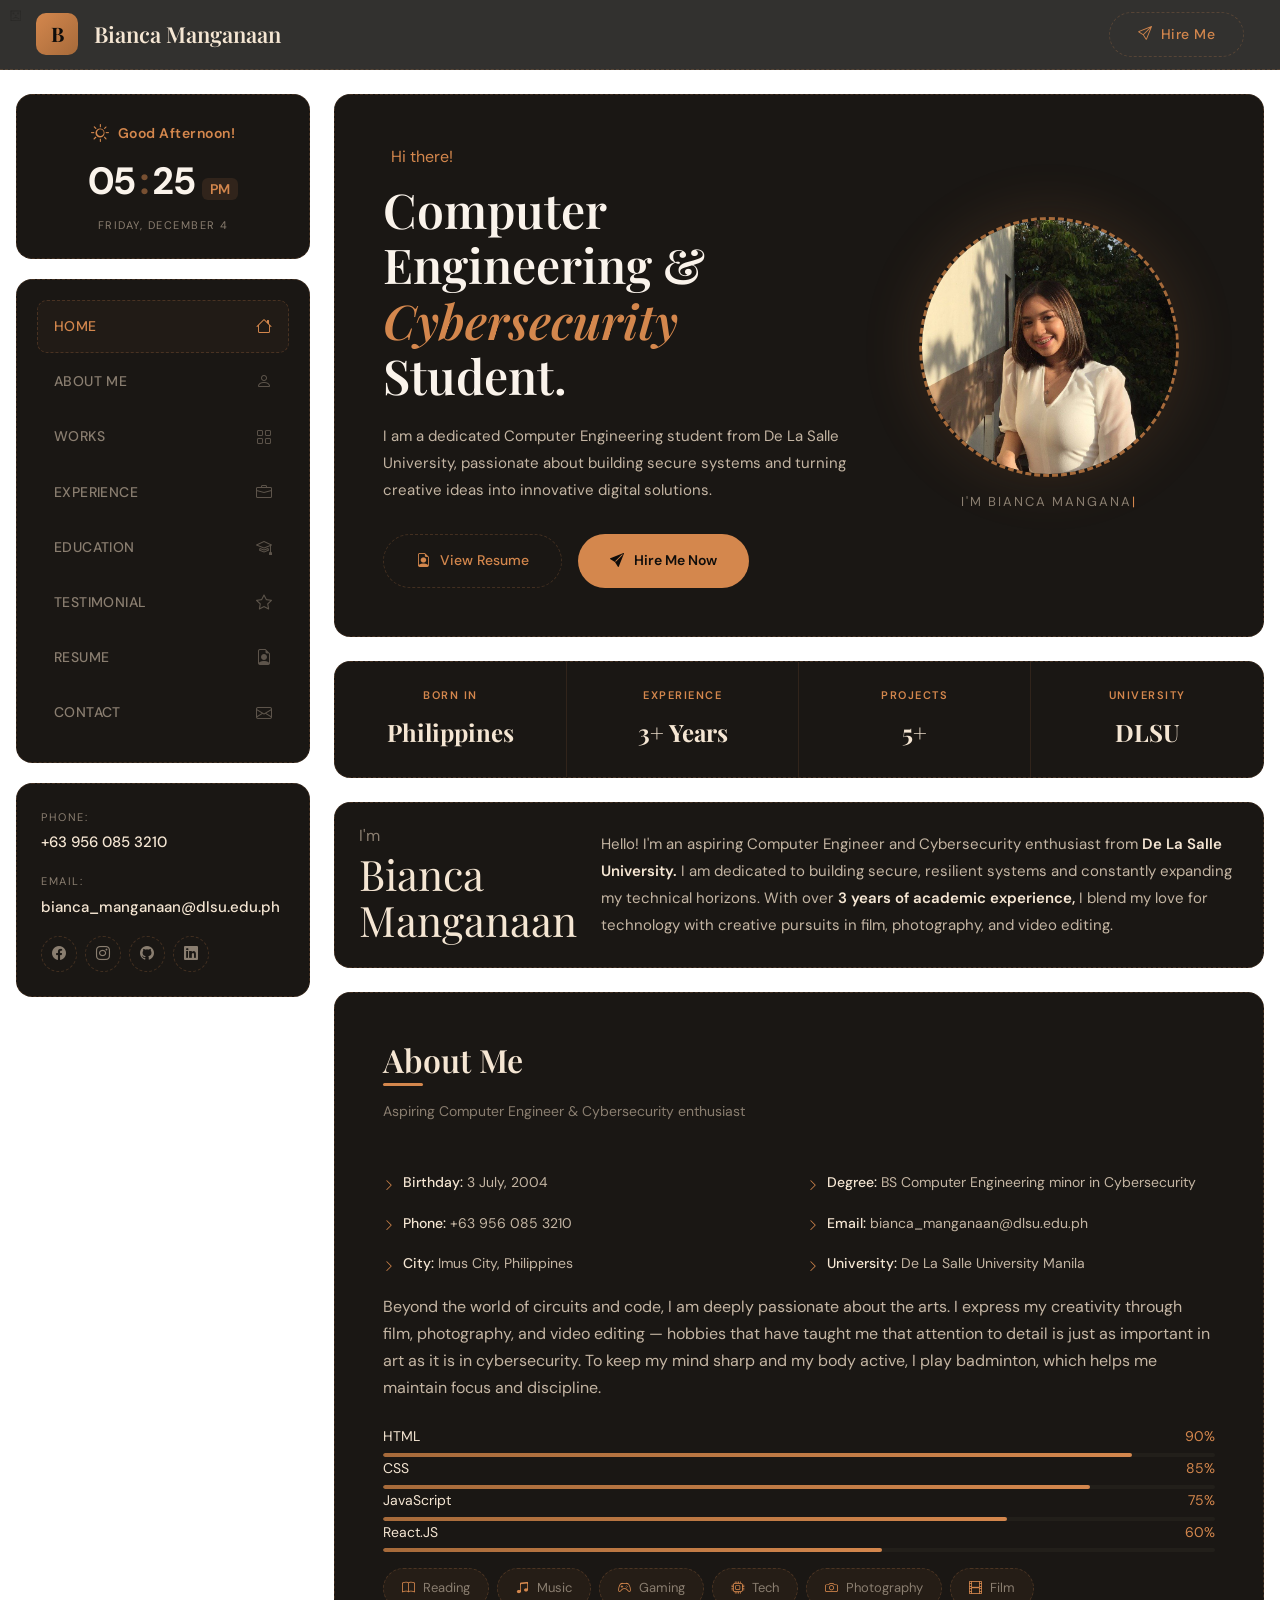
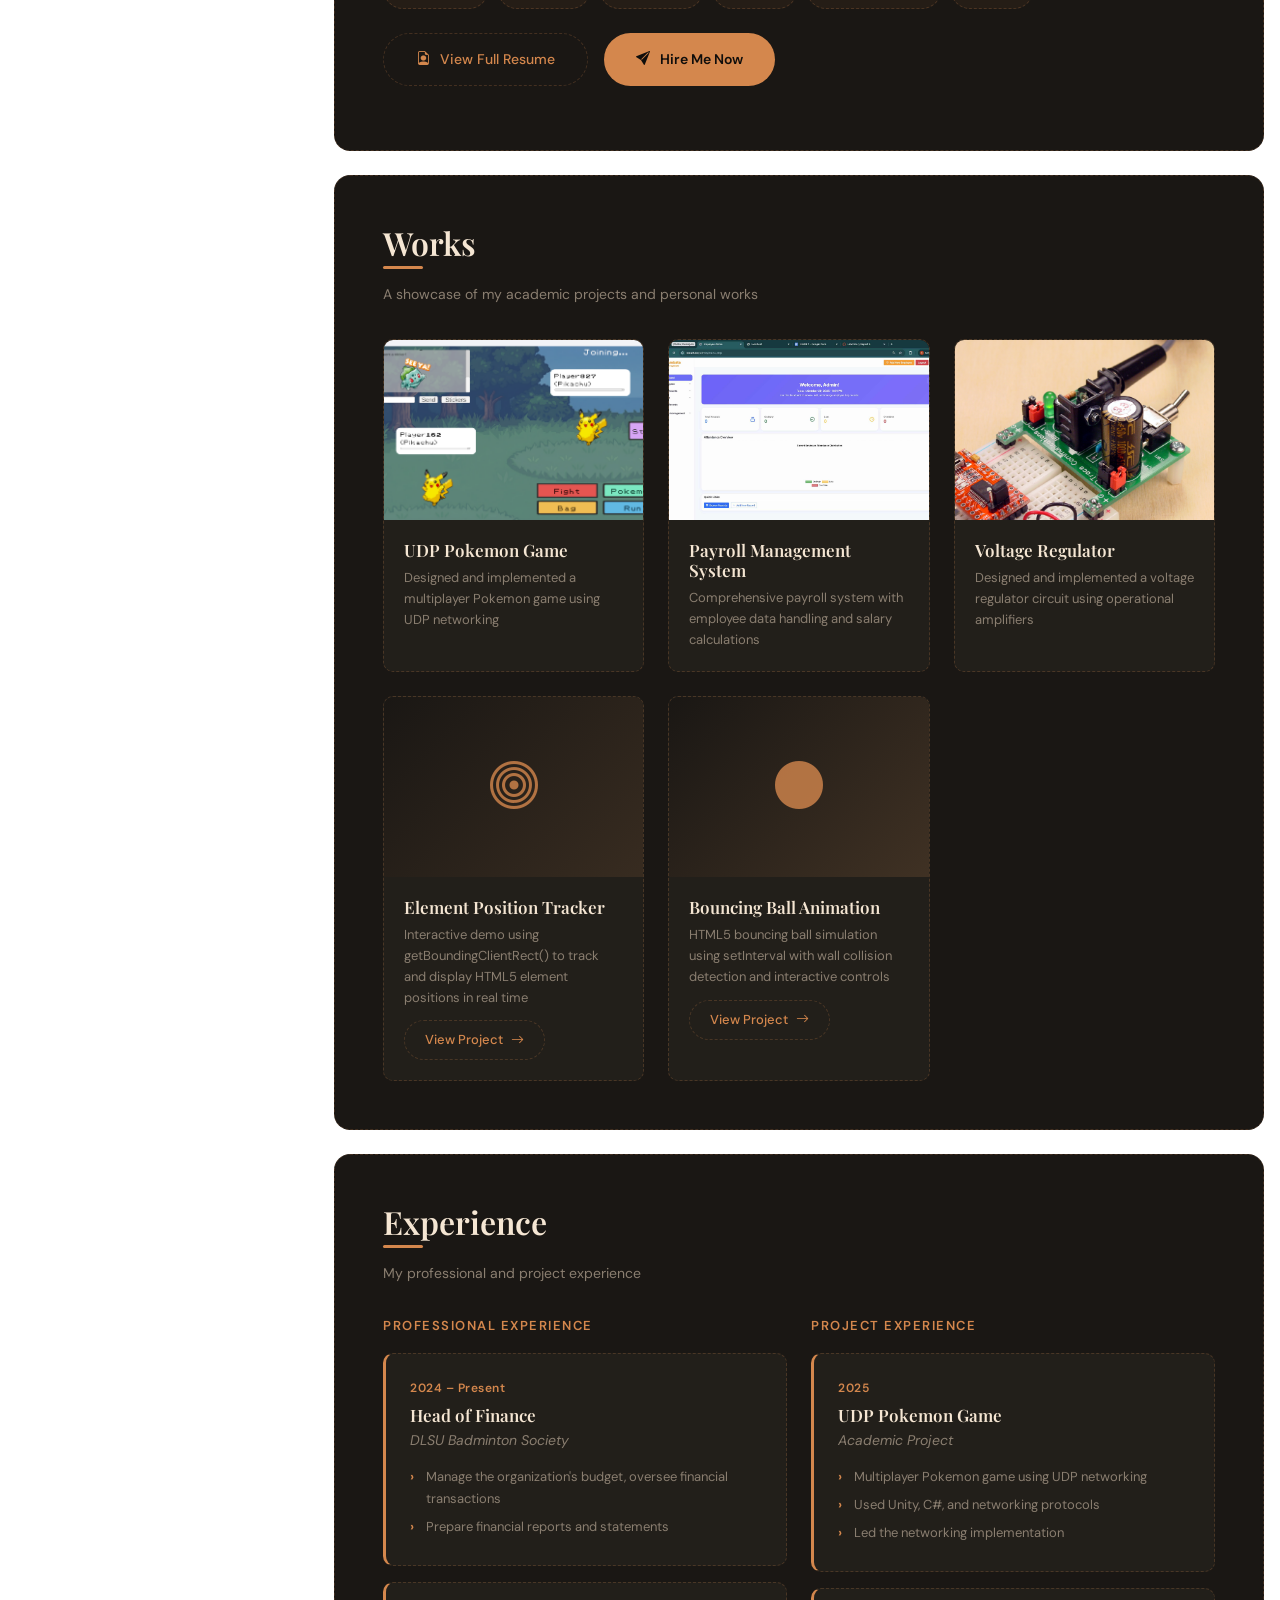
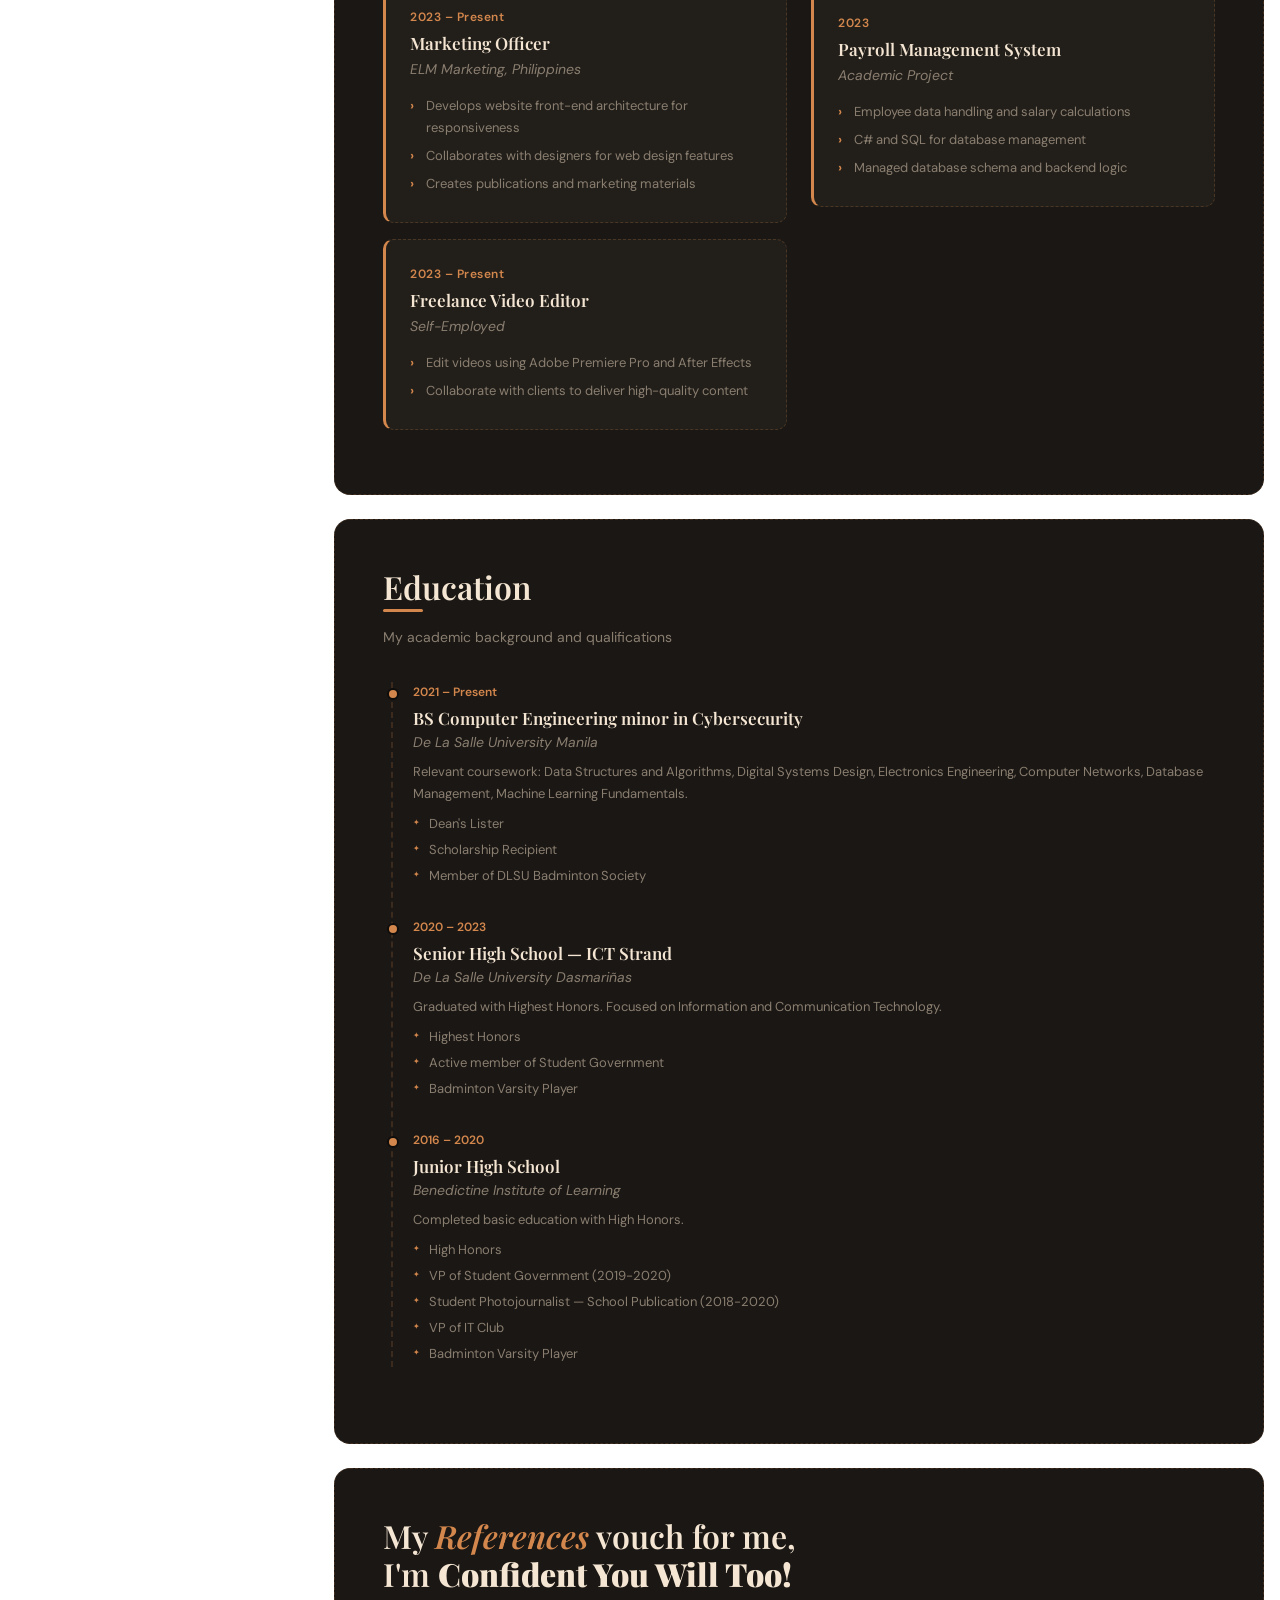
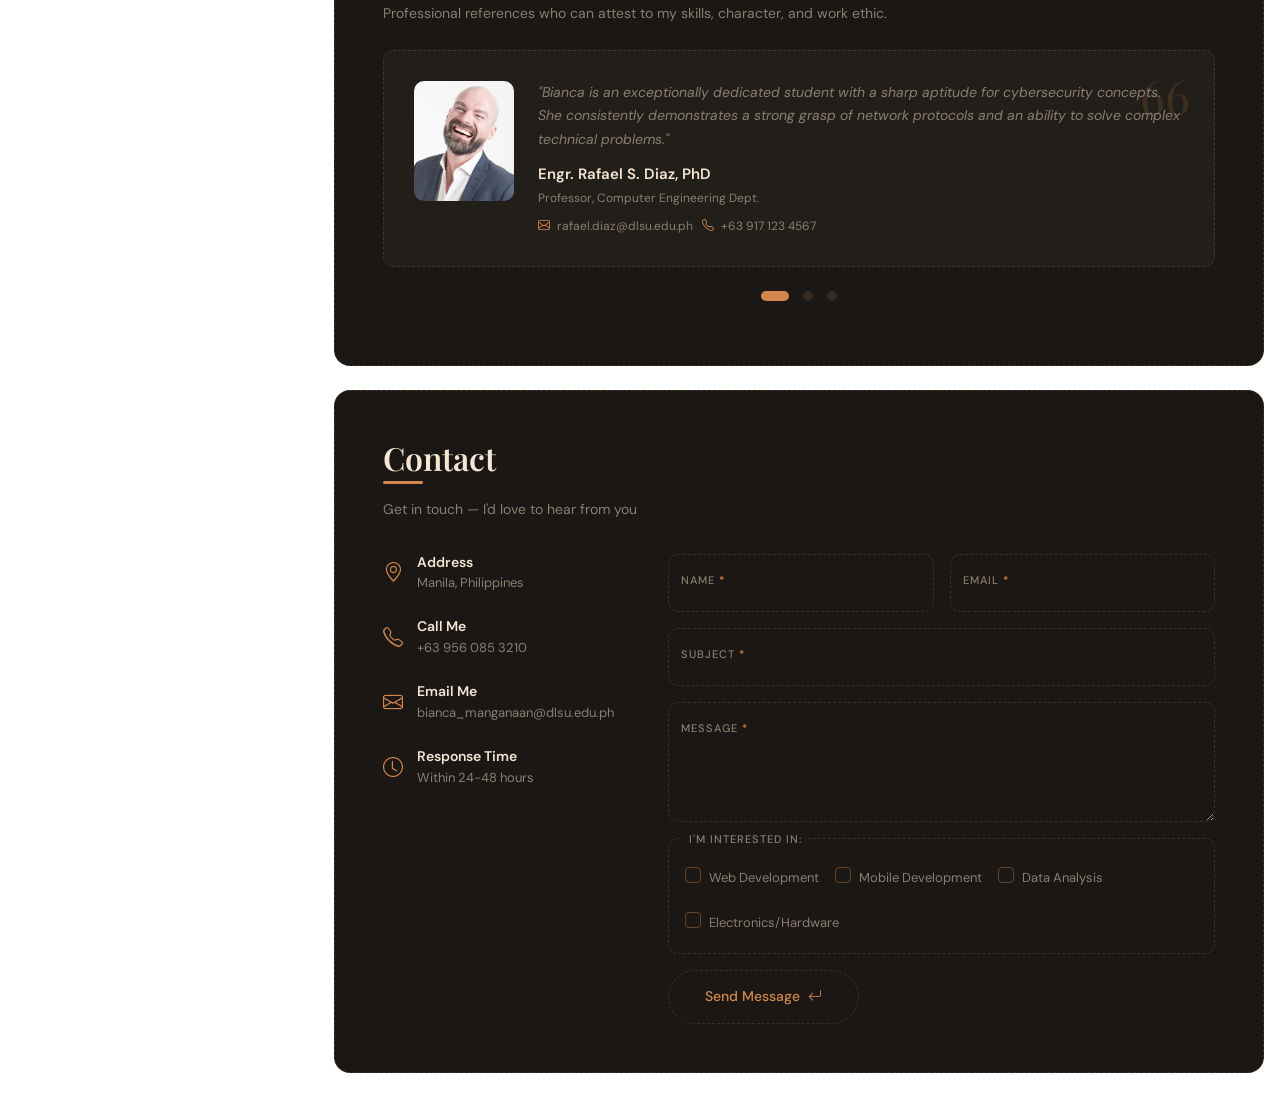
<file: index.html>
<!DOCTYPE html>
<html lang="en">
<head>
<meta charset="UTF-8">
<meta name="viewport" content="width=device-width, initial-scale=1.0">
<title>Bianca Manganaan — Portfolio</title>
<link rel="preconnect" href="https://fonts.googleapis.com">
<link href="https://fonts.googleapis.com/css2?family=Playfair+Display:ital,wght@0,400;0,600;0,700;1,400&family=DM+Sans:wght@300;400;500;700&display=swap" rel="stylesheet">
<link rel="icon" href="data:image/svg+xml,<svg xmlns='http://www.w3.org/2000/svg' viewBox='0 0 100 100'><text y='.9em' font-size='90'>B</text></svg>">
<link rel="stylesheet" href="https://cdn.jsdelivr.net/npm/bootstrap-icons@1.11.3/font/bootstrap-icons.min.css">
<link rel="stylesheet" href="https://cdn.jsdelivr.net/npm/bootstrap@5.3.3/dist/css/bootstrap.min.css">

<link rel="stylesheet" href="style.css">
</head>
<body>

<canvas id="spiderCanvas"></canvas>

<!-- ═══ TOP NAVBAR ═══ -->
<nav class="navbar navbar-dark fixed-top top-header" id="mainNavbar">
  <div class="container-xxl d-flex align-items-center justify-content-between w-100">
    <a class="navbar-brand brand d-flex align-items-center gap-3 p-0" href="#">
      <div class="brand-icon">B</div>
      <span class="brand-name">Bianca Manganaan</span>
    </a>
    <button class="navbar-toggler border-0 d-lg-none" type="button"
      data-bs-toggle="offcanvas" data-bs-target="#mobileNav" aria-label="Open navigation">
      <span class="navbar-toggler-icon"></span>
    </button>
    <a href="#contact" class="hire-top-btn d-none d-lg-flex"><i class="bi bi-send"></i> Hire Me</a>
  </div>
</nav>

<!-- ═══ MOBILE OFFCANVAS NAV ═══ -->
<div class="offcanvas offcanvas-start" tabindex="-1" id="mobileNav">
  <div class="offcanvas-header">
    <div class="brand d-flex align-items-center gap-2">
      <div class="brand-icon" style="width:34px;height:34px;font-size:16px">B</div>
      <span class="brand-name" style="font-size:18px">Bianca Manganaan</span>
    </div>
    <button type="button" class="btn-close btn-close-white" data-bs-dismiss="offcanvas"></button>
  </div>
  <div class="offcanvas-body d-flex flex-column gap-3">
    <div class="sidebar-clock">
      <div class="sidebar-greeting"><i class="bi bi-sun"></i> Good Morning!</div>
      <div class="sidebar-time">
        <span id="mbHr">00</span><span class="colon">:</span><span id="mbMin">00</span>
        <span class="ampm" id="mbAmpm">AM</span>
      </div>
      <div class="sidebar-date" id="mbDate">Monday, January 1</div>
    </div>
    <nav class="sidebar-nav">
      <ul class="nav flex-column">
        <li class="nav-item"><a href="#home" class="nav-link active" data-section="home" data-bs-dismiss="offcanvas">Home <i class="bi bi-house"></i></a></li>
        <li class="nav-item"><a href="#about" class="nav-link" data-section="about" data-bs-dismiss="offcanvas">About Me <i class="bi bi-person"></i></a></li>
        <li class="nav-item"><a href="#works" class="nav-link" data-section="works" data-bs-dismiss="offcanvas">Works <i class="bi bi-grid"></i></a></li>
        <li class="nav-item"><a href="#experience" class="nav-link" data-section="experience" data-bs-dismiss="offcanvas">Experience <i class="bi bi-briefcase"></i></a></li>
        <li class="nav-item"><a href="#education" class="nav-link" data-section="education" data-bs-dismiss="offcanvas">Education <i class="bi bi-mortarboard"></i></a></li>
        <li class="nav-item"><a href="#references" class="nav-link" data-section="references" data-bs-dismiss="offcanvas">Testimonial <i class="bi bi-star"></i></a></li>
        <li class="nav-item"><a href="resume/resume.html" class="nav-link" data-bs-dismiss="offcanvas">Resume <i class="bi bi-file-earmark-person"></i></a></li>
        <li class="nav-item"><a href="#contact" class="nav-link" data-section="contact" data-bs-dismiss="offcanvas">Contact <i class="bi bi-envelope"></i></a></li>
      </ul>
    </nav>
    <div class="sidebar-contact mt-auto">
      <div class="sc-label">Phone:</div>
      <div class="sc-value">+63 956 085 3210</div>
      <div class="sc-label">Email:</div>
      <div class="sc-value">bianca_manganaan@dlsu.edu.ph</div>
      <div class="d-flex gap-2 mt-2">
        <a href="#" class="social-icon" aria-label="Facebook"><i class="bi bi-facebook"></i></a>
        <a href="#" class="social-icon" aria-label="Instagram"><i class="bi bi-instagram"></i></a>
        <a href="#" class="social-icon" aria-label="GitHub"><i class="bi bi-github"></i></a>
        <a href="#" class="social-icon" aria-label="LinkedIn"><i class="bi bi-linkedin"></i></a>
      </div>
    </div>
  </div>
</div>

<!-- ═══ MAIN LAYOUT ═══ -->
<div class="container-xxl site-wrapper">
  <div class="row g-4 align-items-start">

    <!-- ═══ LEFT SIDEBAR ═══ -->
    <div class="col-lg-3 d-none d-lg-block">
      <div class="left-column" style="position:sticky;top:94px">

        <div class="sidebar-clock">
          <div class="sidebar-greeting" id="sidebarGreeting">
            <i class="bi bi-sun"></i> Good Morning!
          </div>
          <div class="sidebar-time">
            <span id="sbHr">00</span><span class="colon">:</span><span id="sbMin">00</span>
            <span class="ampm" id="sbAmpm">AM</span>
          </div>
          <div class="sidebar-date" id="sbDate">Monday, January 1</div>
        </div>

        <nav class="sidebar-nav">
          <ul class="nav flex-column">
            <li class="nav-item"><a href="#home" class="nav-link active" data-section="home">Home <i class="bi bi-house"></i></a></li>
            <li class="nav-item"><a href="#about" class="nav-link" data-section="about">About Me <i class="bi bi-person"></i></a></li>
            <li class="nav-item"><a href="#works" class="nav-link" data-section="works">Works <i class="bi bi-grid"></i></a></li>
            <li class="nav-item"><a href="#experience" class="nav-link" data-section="experience">Experience <i class="bi bi-briefcase"></i></a></li>
            <li class="nav-item"><a href="#education" class="nav-link" data-section="education">Education <i class="bi bi-mortarboard"></i></a></li>
            <li class="nav-item"><a href="#references" class="nav-link" data-section="references">Testimonial <i class="bi bi-star"></i></a></li>
            <li class="nav-item"><a href="resume/resume.html" class="nav-link">Resume <i class="bi bi-file-earmark-person"></i></a></li>
            <li class="nav-item"><a href="#contact" class="nav-link" data-section="contact">Contact <i class="bi bi-envelope"></i></a></li>
          </ul>
        </nav>

        <div class="sidebar-contact">
          <div class="sc-label">Phone:</div>
          <div class="sc-value">+63 956 085 3210</div>
          <div class="sc-label">Email:</div>
          <div class="sc-value">bianca_manganaan@dlsu.edu.ph</div>
          <div class="d-flex gap-2 mt-2">
            <a href="#" class="social-icon" aria-label="Facebook"><i class="bi bi-facebook"></i></a>
            <a href="#" class="social-icon" aria-label="Instagram"><i class="bi bi-instagram"></i></a>
            <a href="#" class="social-icon" aria-label="GitHub"><i class="bi bi-github"></i></a>
            <a href="#" class="social-icon" aria-label="LinkedIn"><i class="bi bi-linkedin"></i></a>
          </div>
        </div>

      </div>
    </div>

    <!-- ═══ MAIN CONTENT ═══ -->
    <div class="col-lg-9">
      <div class="d-flex flex-column gap-4">

        <!-- HERO -->
        <section id="home" class="card card-section hero-section fade-up">
          <div class="card-body p-4 p-lg-5">
            <div class="row align-items-center g-4">
              <div class="col-lg-7 order-2 order-lg-1">
                <div class="hero-greeting"><i class="bi bi-hand-wave"></i> Hi there! <span></span></div>
                <h1 class="hero-title">Computer Engineering &amp;<br><em>Cybersecurity</em> Student.</h1>
                <p class="hero-desc">I am a dedicated Computer Engineering student from De La Salle University, passionate about building secure systems and turning creative ideas into innovative digital solutions.</p>
                <div class="d-flex gap-3 flex-wrap">
                  <a href="resume/resume.html" target="_blank" class="btn-outline"><i class="bi bi-file-earmark-person"></i> View Resume</a>
                  <a href="#contact" class="btn-solid"><i class="bi bi-send-fill"></i> Hire Me Now</a>
                </div>
              </div>
              <div class="col-lg-5 order-1 order-lg-2 d-flex justify-content-center">
                <div class="hero-img-container">
                  <img src="assets/profile.jpg" alt="Bianca Manganaan" class="hero-img">
                  <div class="hero-typing-badge"><span id="typingBadge"></span><span class="cursor">|</span></div>
                </div>
              </div>
            </div>
          </div>
        </section>

        <!-- STATS BAR -->
        <div class="card stats-bar fade-up">
          <div class="row g-0 text-center">
            <div class="col-6 col-md-3 stat-cell">
              <div class="stat-label">Born In</div>
              <div class="stat-value">Philippines</div>
            </div>
            <div class="col-6 col-md-3 stat-cell">
              <div class="stat-label">Experience</div>
              <div class="stat-value">3+ Years</div>
            </div>
            <div class="col-6 col-md-3 stat-cell">
              <div class="stat-label">Projects</div>
              <div class="stat-value">5+</div>
            </div>
            <div class="col-6 col-md-3 stat-cell border-end-0">
              <div class="stat-label">University</div>
              <div class="stat-value">DLSU</div>
            </div>
          </div>
        </div>

        <!-- ABOUT INTRO -->
        <section id="about-intro" class="card card-section fade-up">
          <div class="card-body p-4">
            <div class="row align-items-center g-4">
              <div class="col-auto">
                <div class="about-name"><span>I'm</span>Bianca<br>Manganaan</div>
              </div>
              <div class="col">
                <p class="about-text mb-0">Hello! I'm an aspiring Computer Engineer and Cybersecurity enthusiast from <strong>De La Salle University.</strong> I am dedicated to building secure, resilient systems and constantly expanding my technical horizons. With over <strong>3 years of academic experience,</strong> I blend my love for technology with creative pursuits in film, photography, and video editing.</p>
              </div>
            </div>
          </div>
        </section>

        <!-- ABOUT ME -->
        <section id="about" class="card card-section fade-up">
          <div class="card-body p-4 p-lg-5">
            <h2 class="section-title fade-up-child">About Me</h2>
            <p class="section-subtitle fade-up-child">Aspiring Computer Engineer &amp; Cybersecurity enthusiast</p>
            <div class="row g-3 my-3">
              <div class="col-md-6"><div class="detail-item fade-up-child"><i class="bi bi-chevron-right"></i><span><strong>Birthday:</strong> 3 July, 2004</span></div></div>
              <div class="col-md-6"><div class="detail-item fade-up-child"><i class="bi bi-chevron-right"></i><span><strong>Degree:</strong> BS Computer Engineering minor in Cybersecurity</span></div></div>
              <div class="col-md-6"><div class="detail-item fade-up-child"><i class="bi bi-chevron-right"></i><span><strong>Phone:</strong> +63 956 085 3210</span></div></div>
              <div class="col-md-6"><div class="detail-item fade-up-child"><i class="bi bi-chevron-right"></i><span><strong>Email:</strong> bianca_manganaan@dlsu.edu.ph</span></div></div>
              <div class="col-md-6"><div class="detail-item fade-up-child"><i class="bi bi-chevron-right"></i><span><strong>City:</strong> Imus City, Philippines</span></div></div>
              <div class="col-md-6"><div class="detail-item fade-up-child"><i class="bi bi-chevron-right"></i><span><strong>University:</strong> De La Salle University Manila</span></div></div>
            </div>
            <p class="fade-up-child">Beyond the world of circuits and code, I am deeply passionate about the arts. I express my creativity through film, photography, and video editing — hobbies that have taught me that attention to detail is just as important in art as it is in cybersecurity. To keep my mind sharp and my body active, I play badminton, which helps me maintain focus and discipline.</p>

            <!-- Skills -->
            <div class="skills-section mt-4" id="skillsSection">
              <div class="mb-3 fade-up-child">
                <div class="d-flex justify-content-between mb-1"><small class="text-cream">HTML</small><small class="text-orange">90%</small></div>
                <div class="progress skill-progress"><div class="progress-bar bar-fill" role="progressbar" data-width="90" style="width:0%" aria-valuenow="90" aria-valuemin="0" aria-valuemax="100" aria-label="HTML 90%"></div>
              </div>
              <div class="mb-3 fade-up-child">
                <div class="d-flex justify-content-between mb-1"><small class="text-cream">CSS</small><small class="text-orange">85%</small></div>
                <div class="progress skill-progress"><div class="progress-bar bar-fill" role="progressbar" data-width="85" style="width:0%" aria-valuenow="85" aria-valuemin="0" aria-valuemax="100" aria-label="CSS 85%"></div>
              </div>
              <div class="mb-3 fade-up-child">
                <div class="d-flex justify-content-between mb-1"><small class="text-cream">JavaScript</small><small class="text-orange">75%</small></div>
                <div class="progress skill-progress"><div class="progress-bar bar-fill" role="progressbar" data-width="75" style="width:0%" aria-valuenow="75" aria-valuemin="0" aria-valuemax="100" aria-label="JavaScript 75%"></div>
              </div>
              <div class="mb-3 fade-up-child">
                <div class="d-flex justify-content-between mb-1"><small class="text-cream">React.JS</small><small class="text-orange">60%</small></div>
                <div class="progress skill-progress"><div class="progress-bar bar-fill" role="progressbar" data-width="60" style="width:0%" aria-valuenow="60" aria-valuemin="0" aria-valuemax="100" aria-label="React.JS 60%"></div>
              </div>
            </div>

            <!-- Hobbies -->
            <div class="d-flex flex-wrap gap-2 mt-3 fade-up-child">
              <span class="hobby-tag"><i class="bi bi-book"></i> Reading</span>
              <span class="hobby-tag"><i class="bi bi-music-note-beamed"></i> Music</span>
              <span class="hobby-tag"><i class="bi bi-controller"></i> Gaming</span>
              <span class="hobby-tag"><i class="bi bi-cpu"></i> Tech</span>
              <span class="hobby-tag"><i class="bi bi-camera"></i> Photography</span>
              <span class="hobby-tag"><i class="bi bi-film"></i> Film</span>
            </div>
            <div class="d-flex flex-wrap gap-3 mt-4 fade-up-child">
              <a href="resume/resume.html" target="_blank" class="btn-outline"><i class="bi bi-file-earmark-person"></i> View Full Resume</a>
              <a href="#contact" class="btn-solid"><i class="bi bi-send-fill"></i> Hire Me Now</a>
            </div>
          </div>
        </section>

        <!-- WORKS -->
        <section id="works" class="card card-section fade-up">
          <div class="card-body p-4 p-lg-5">
            <h2 class="section-title fade-up-child">Works</h2>
            <p class="section-subtitle fade-up-child">A showcase of my academic projects and personal works</p>
            <div class="row g-4">
              <div class="col-md-6 col-lg-4 fade-up-child">
                <div class="work-card h-100">
                  <img src="assets/pokemon.png" alt="UDP Pokemon Game" class="work-card-img">
                  <div class="work-card-body">
                    <h4>UDP Pokemon Game</h4>
                    <p>Designed and implemented a multiplayer Pokemon game using UDP networking</p>
                  </div>
                </div>
              </div>
              <div class="col-md-6 col-lg-4 fade-up-child">
                <div class="work-card h-100">
                  <img src="assets/payroll.jpg" alt="Payroll Management System" class="work-card-img">
                  <div class="work-card-body">
                    <h4>Payroll Management System</h4>
                    <p>Comprehensive payroll system with employee data handling and salary calculations</p>
                  </div>
                </div>
              </div>
              <div class="col-md-6 col-lg-4 fade-up-child">
                <div class="work-card h-100">
                  <img src="assets/voltage.png" alt="Voltage Regulator" class="work-card-img">
                  <div class="work-card-body">
                    <h4>Voltage Regulator</h4>
                    <p>Designed and implemented a voltage regulator circuit using operational amplifiers</p>
                  </div>
                </div>
              </div>
              <div class="col-md-6 col-lg-4 fade-up-child">
                <div class="work-card h-100">
                  <div class="work-card-thumb"><i class="bi bi-bullseye"></i></div>
                  <div class="work-card-body">
                    <h4>Element Position Tracker</h4>
                    <p>Interactive demo using getBoundingClientRect() to track and display HTML5 element positions in real time</p>
                    <a href="exercises/animation-basics.html" class="btn-card">View Project <i class="bi bi-arrow-right"></i></a>
                  </div>
                </div>
              </div>
              <div class="col-md-6 col-lg-4 fade-up-child">
                <div class="work-card h-100">
                  <div class="work-card-thumb thumb-alt"><i class="bi bi-circle-fill"></i></div>
                  <div class="work-card-body">
                    <h4>Bouncing Ball Animation</h4>
                    <p>HTML5 bouncing ball simulation using setInterval with wall collision detection and interactive controls</p>
                    <a href="exercises/bouncing-ball.html" class="btn-card">View Project <i class="bi bi-arrow-right"></i></a>
                  </div>
                </div>
              </div>
            </div>
          </div>
        </section>

        <!-- EXPERIENCE -->
        <section id="experience" class="card card-section fade-up">
          <div class="card-body p-4 p-lg-5">
            <h2 class="section-title fade-up-child">Experience</h2>
            <p class="section-subtitle fade-up-child">My professional and project experience</p>
            <div class="row g-4">
              <div class="col-md-6">
                <h3 class="exp-col-title fade-up-child">Professional Experience</h3>
                <div class="exp-item fade-up-child">
                  <div class="date">2024 – Present</div>
                  <h4>Head of Finance</h4>
                  <div class="company">DLSU Badminton Society</div>
                  <ul>
                    <li>Manage the organization's budget, oversee financial transactions</li>
                    <li>Prepare financial reports and statements</li>
                  </ul>
                </div>
                <div class="exp-item fade-up-child">
                  <div class="date">2023 – Present</div>
                  <h4>Marketing Officer</h4>
                  <div class="company">ELM Marketing, Philippines</div>
                  <ul>
                    <li>Develops website front-end architecture for responsiveness</li>
                    <li>Collaborates with designers for web design features</li>
                    <li>Creates publications and marketing materials</li>
                  </ul>
                </div>
                <div class="exp-item fade-up-child">
                  <div class="date">2023 – Present</div>
                  <h4>Freelance Video Editor</h4>
                  <div class="company">Self-Employed</div>
                  <ul>
                    <li>Edit videos using Adobe Premiere Pro and After Effects</li>
                    <li>Collaborate with clients to deliver high-quality content</li>
                  </ul>
                </div>
              </div>
              <div class="col-md-6">
                <h3 class="exp-col-title fade-up-child">Project Experience</h3>
                <div class="exp-item fade-up-child">
                  <div class="date">2025</div>
                  <h4>UDP Pokemon Game</h4>
                  <div class="company">Academic Project</div>
                  <ul>
                    <li>Multiplayer Pokemon game using UDP networking</li>
                    <li>Used Unity, C#, and networking protocols</li>
                    <li>Led the networking implementation</li>
                  </ul>
                </div>
                <div class="exp-item fade-up-child">
                  <div class="date">2023</div>
                  <h4>Payroll Management System</h4>
                  <div class="company">Academic Project</div>
                  <ul>
                    <li>Employee data handling and salary calculations</li>
                    <li>C# and SQL for database management</li>
                    <li>Managed database schema and backend logic</li>
                  </ul>
                </div>
              </div>
            </div>
          </div>
        </section>

        <!-- EDUCATION -->
        <section id="education" class="card card-section fade-up">
          <div class="card-body p-4 p-lg-5">
            <h2 class="section-title fade-up-child">Education</h2>
            <p class="section-subtitle fade-up-child">My academic background and qualifications</p>
            <div class="edu-timeline">
              <div class="edu-item fade-up-child">
                <div class="date">2021 – Present</div>
                <h4>BS Computer Engineering minor in Cybersecurity</h4>
                <div class="school">De La Salle University Manila</div>
                <p>Relevant coursework: Data Structures and Algorithms, Digital Systems Design, Electronics Engineering, Computer Networks, Database Management, Machine Learning Fundamentals.</p>
                <ul>
                  <li>Dean's Lister</li>
                  <li>Scholarship Recipient</li>
                  <li>Member of DLSU Badminton Society</li>
                </ul>
              </div>
              <div class="edu-item fade-up-child">
                <div class="date">2020 – 2023</div>
                <h4>Senior High School — ICT Strand</h4>
                <div class="school">De La Salle University Dasmariñas</div>
                <p>Graduated with Highest Honors. Focused on Information and Communication Technology.</p>
                <ul>
                  <li>Highest Honors</li>
                  <li>Active member of Student Government</li>
                  <li>Badminton Varsity Player</li>
                </ul>
              </div>
              <div class="edu-item fade-up-child">
                <div class="date">2016 – 2020</div>
                <h4>Junior High School</h4>
                <div class="school">Benedictine Institute of Learning</div>
                <p>Completed basic education with High Honors.</p>
                <ul>
                  <li>High Honors</li>
                  <li>VP of Student Government (2019-2020)</li>
                  <li>Student Photojournalist — School Publication (2018-2020)</li>
                  <li>VP of IT Club</li>
                  <li>Badminton Varsity Player</li>
                </ul>
              </div>
            </div>
          </div>
        </section>

        <!-- TESTIMONIALS -->
        <section id="references" class="card card-section fade-up">
          <div class="card-body p-4 p-lg-5 pb-5">
            <div class="testimonial-header mb-4 fade-up-child">
              <h2>My <em>References</em> vouch for me,<br>I'm <strong>Confident You Will Too!</strong></h2>
              <p>Professional references who can attest to my skills, character, and work ethic.</p>
            </div>
            <div id="testimonialCarousel" class="carousel slide fade-up-child" data-bs-ride="carousel" data-bs-interval="5000">
              <div class="carousel-inner">
                <div class="carousel-item active">
                  <div class="slide-inner">
                    <img src="assets/person1.jpg" alt="Engr. Rafael S. Diaz">
                    <div>
                      <div class="quote-icon">66</div>
                      <div class="quote">"Bianca is an exceptionally dedicated student with a sharp aptitude for cybersecurity concepts. She consistently demonstrates a strong grasp of network protocols and an ability to solve complex technical problems."</div>
                      <div class="slider-name">Engr. Rafael S. Diaz, PhD</div>
                      <div class="slider-role">Professor, Computer Engineering Dept.</div>
                      <div class="ref-contact mt-2"><i class="bi bi-envelope"></i> rafael.diaz@dlsu.edu.ph &nbsp; <i class="bi bi-telephone"></i> +63 917 123 4567</div>
                    </div>
                  </div>
                </div>
                <div class="carousel-item">
                  <div class="slide-inner">
                    <img src="assets/person2.jpg" alt="Ms. Clarissa V. Tan">
                    <div>
                      <div class="quote-icon">66</div>
                      <div class="quote">"During her internship, Bianca displayed a professional work ethic and a keen eye for detail. She adapts quickly to new security tools and communicates complex ideas with clarity."</div>
                      <div class="slider-name">Ms. Clarissa V. Tan</div>
                      <div class="slider-role">Senior Cybersecurity Analyst / Internship Supervisor</div>
                      <div class="ref-contact mt-2"><i class="bi bi-envelope"></i> c.tan@technetworks.com &nbsp; <i class="bi bi-telephone"></i> +63 918 987 6543</div>
                    </div>
                  </div>
                </div>
                <div class="carousel-item">
                  <div class="slide-inner">
                    <img src="assets/person3.jpg" alt="Mr. Gabriel A. Lim">
                    <div>
                      <div class="quote-icon">66</div>
                      <div class="quote">"I mentored Bianca during her final project. She stands out for her ability to merge creative thinking with technical engineering. She is reliable, innovative, and a strong team player."</div>
                      <div class="slider-name">Mr. Gabriel A. Lim</div>
                      <div class="slider-role">Capstone Project Adviser</div>
                      <div class="ref-contact mt-2"><i class="bi bi-envelope"></i> gabriel.lim@dlsu.edu.ph &nbsp; <i class="bi bi-telephone"></i> +63 922 555 1234</div>
                    </div>
                  </div>
                </div>
              </div>
              <div class="carousel-indicators testimonial-indicators">
                <button type="button" data-bs-target="#testimonialCarousel" data-bs-slide-to="0" class="active" aria-current="true" aria-label="Slide 1"></button>
                <button type="button" data-bs-target="#testimonialCarousel" data-bs-slide-to="1" aria-label="Slide 2"></button>
                <button type="button" data-bs-target="#testimonialCarousel" data-bs-slide-to="2" aria-label="Slide 3"></button>
              </div>
            </div>
          </div>
        </section>

        <!-- CONTACT -->
        <section id="contact" class="card card-section fade-up">
          <div class="card-body p-4 p-lg-5">
            <h2 class="section-title fade-up-child">Contact</h2>
            <p class="section-subtitle fade-up-child">Get in touch — I'd love to hear from you</p>
            <div class="row g-4">
              <div class="col-md-4">
                <div class="d-flex flex-column gap-4">
                  <div class="contact-info-item fade-up-child"><i class="bi bi-geo-alt"></i><div><h4>Address</h4><p>Manila, Philippines</p></div></div>
                  <div class="contact-info-item fade-up-child"><i class="bi bi-telephone"></i><div><h4>Call Me</h4><p>+63 956 085 3210</p></div></div>
                  <div class="contact-info-item fade-up-child"><i class="bi bi-envelope"></i><div><h4>Email Me</h4><p>bianca_manganaan@dlsu.edu.ph</p></div></div>
                  <div class="contact-info-item fade-up-child"><i class="bi bi-clock"></i><div><h4>Response Time</h4><p>Within 24-48 hours</p></div></div>
                </div>
              </div>
              <div class="col-md-8 fade-up-child">
                <form id="contactForm" action="https://formsubmit.co/0a5610d0d394a2acd55f9710de5b3e45" method="POST">
                  <input type="hidden" name="_captcha" value="false">
                  <div class="row g-3">
                    <div class="col-sm-6">
                      <div class="form-floating">
                        <input type="text" class="form-control custom-input" id="inputName" name="name" placeholder=" " required>
                        <label for="inputName">Name <span class="text-orange">*</span></label>
                      </div>
                    </div>
                    <div class="col-sm-6">
                      <div class="form-floating">
                        <input type="email" class="form-control custom-input" id="inputEmail" name="email" placeholder=" " required>
                        <label for="inputEmail">Email <span class="text-orange">*</span></label>
                      </div>
                    </div>
                    <div class="col-12">
                      <div class="form-floating">
                        <input type="text" class="form-control custom-input" id="inputSubject" name="_subject" placeholder=" " required>
                        <label for="inputSubject">Subject <span class="text-orange">*</span></label>
                      </div>
                    </div>
                    <div class="col-12">
                      <div class="form-floating">
                        <textarea class="form-control custom-input" id="inputMessage" name="message" placeholder=" " style="height:120px" required></textarea>
                        <label for="inputMessage">Message <span class="text-orange">*</span></label>
                      </div>
                    </div>
                    <div class="col-12">
                      <div class="fieldset-wrap">
                        <div class="fieldset-legend">I'm interested in:</div>
                        <div class="d-flex flex-wrap gap-3 pt-2">
                          <div class="form-check">
                            <input class="form-check-input" type="checkbox" name="interests" value="Web Development" id="chk1">
                            <label class="form-check-label" for="chk1">Web Development</label>
                          </div>
                          <div class="form-check">
                            <input class="form-check-input" type="checkbox" name="interests" value="Mobile Development" id="chk2">
                            <label class="form-check-label" for="chk2">Mobile Development</label>
                          </div>
                          <div class="form-check">
                            <input class="form-check-input" type="checkbox" name="interests" value="Data Analysis" id="chk3">
                            <label class="form-check-label" for="chk3">Data Analysis</label>
                          </div>
                          <div class="form-check">
                            <input class="form-check-input" type="checkbox" name="interests" value="Electronics/Hardware" id="chk4">
                            <label class="form-check-label" for="chk4">Electronics/Hardware</label>
                          </div>
                        </div>
                      </div>
                    </div>
                    <div class="col-12">
                      <button type="submit" class="submit-btn">Send Message <i class="bi bi-arrow-return-left"></i></button>
                    </div>
                  </div>
                </form>
              </div>
            </div>
          </div>
        </section>

      </div>
    </div>
  </div>
</div>

<button class="back-to-top" id="backToTop" onclick="window.scrollTo({top:0,behavior:'smooth'})"><i class="bi bi-arrow-up"></i></button>

<script src="https://cdn.jsdelivr.net/npm/bootstrap@5.3.3/dist/js/bootstrap.bundle.min.js"></script>
<script src="script.js"></script>
</body>
</html>
</file>
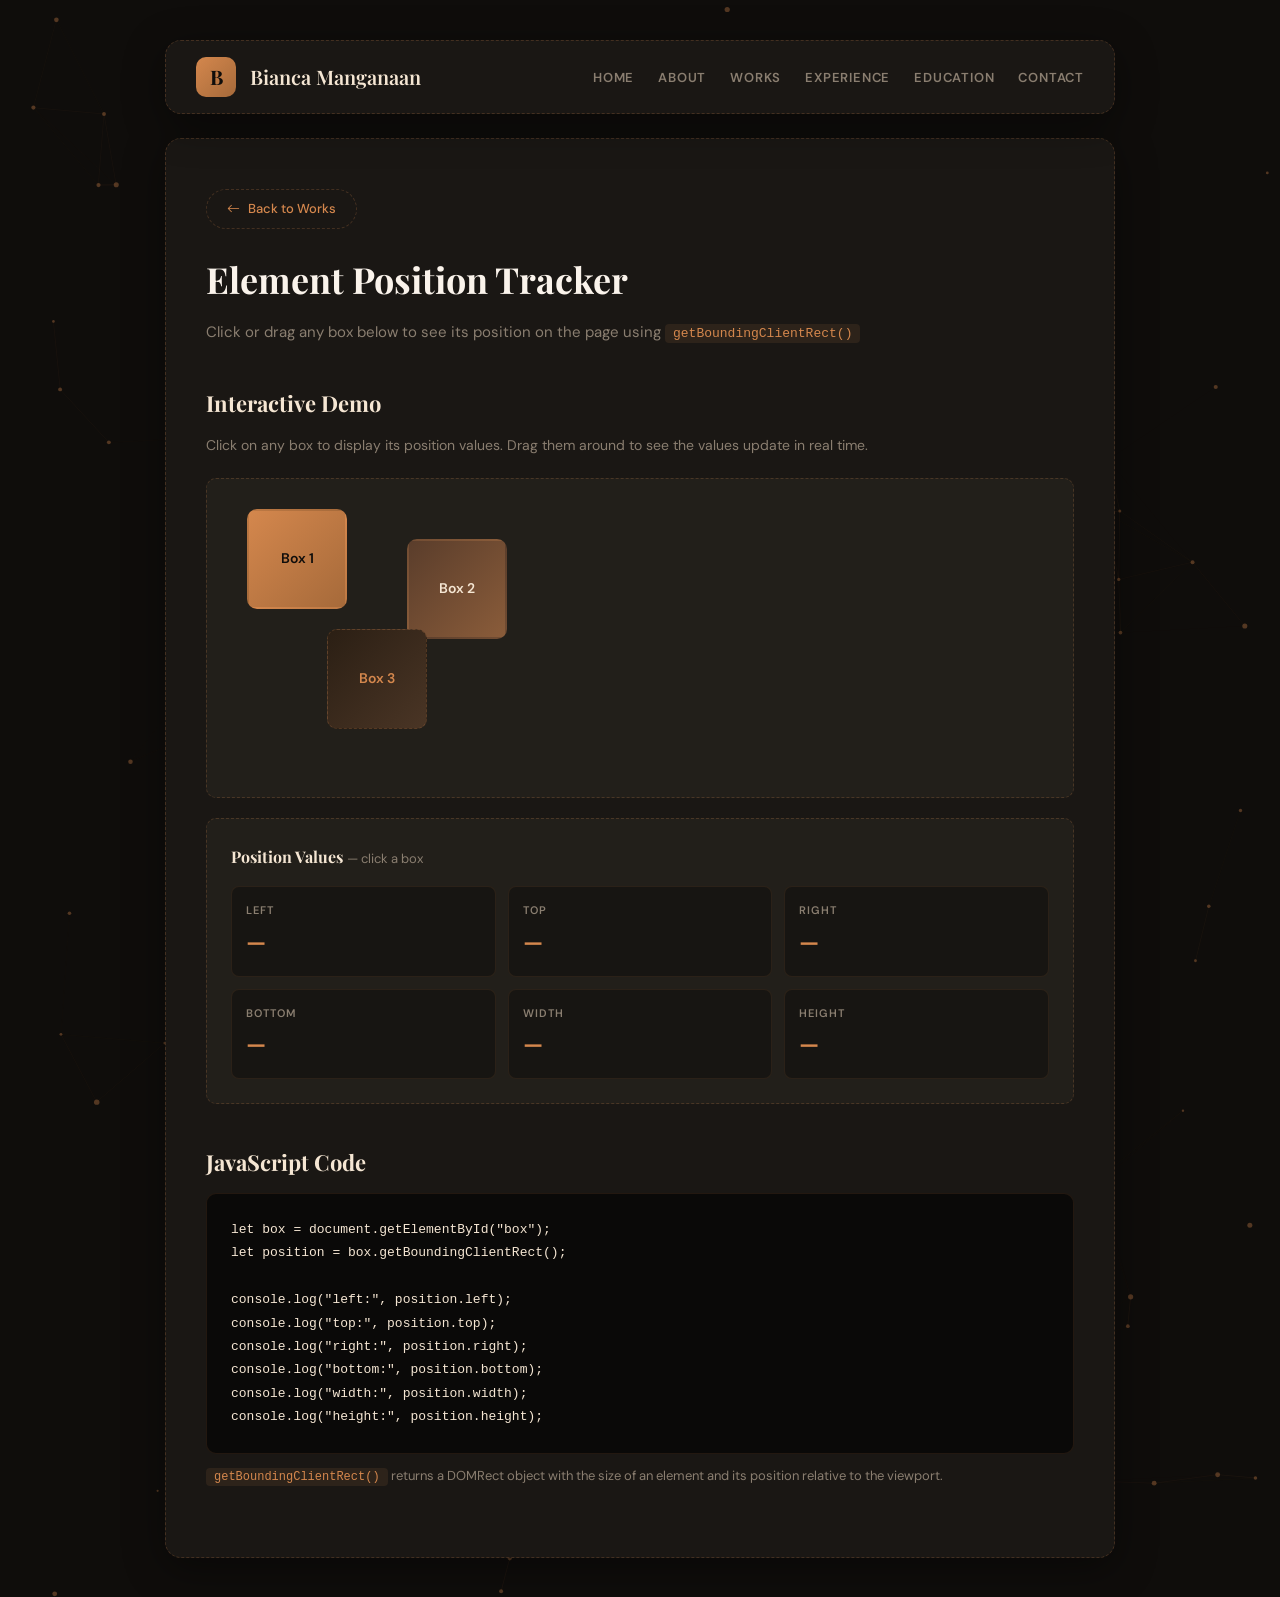
<file: exercises/animation-basics.html>
<!DOCTYPE html>
<html lang="en">
<head>
    <meta charset="UTF-8">
    <meta name="viewport" content="width=device-width, initial-scale=1.0">
    <title>Bianca Manganaan — Element Position Tracker</title>
    <link rel="preconnect" href="https://fonts.googleapis.com">
    <link href="https://fonts.googleapis.com/css2?family=Playfair+Display:ital,wght@0,400;0,600;0,700;1,400&family=DM+Sans:wght@300;400;500;700&display=swap" rel="stylesheet">
    <link rel="stylesheet" href="https://cdn.jsdelivr.net/npm/bootstrap-icons@1.11.3/font/bootstrap-icons.min.css">
    <link rel="stylesheet" href="animation-basics.css">
</head>
<body>
    <canvas id="spiderCanvas"></canvas>

    <header class="top-nav-header fade-up">
        <div class="brand">
            <div class="brand-icon">B</div>
            <span class="brand-name">Bianca Manganaan</span>
        </div>
        <nav class="top-nav">
            <ul>
                <li><a href="../index.html#home">Home</a></li>
                <li><a href="../index.html#about">About</a></li>
                <li><a href="../index.html#works">Works</a></li>
                <li><a href="../index.html#experience">Experience</a></li>
                <li><a href="../index.html#education">Education</a></li>
                <li><a href="../index.html#contact">Contact</a></li>
            </ul>
        </nav>
    </header>

    <div class="exercise-container fade-up">
        <div class="exercise-header fade-up-child">
            <a href="../index.html#works" class="btn-back"><i class="bi bi-arrow-left"></i> Back to Works</a>
            <h1>Element Position Tracker</h1>
            <p class="exercise-subtitle">Click or drag any box below to see its position on the page using <code>getBoundingClientRect()</code></p>
        </div>

        <div class="demo-section fade-up-child">
            <h2 class="demo-title">Interactive Demo</h2>
            <p class="demo-instructions">Click on any box to display its position values. Drag them around to see the values update in real time.</p>

            <div class="demo-area" id="demoArea">
                <div class="position-box box-1" id="box1" draggable="false">Box 1</div>
                <div class="position-box box-2" id="box2" draggable="false">Box 2</div>
                <div class="position-box box-3" id="box3" draggable="false">Box 3</div>
            </div>

            <div class="readout-panel" id="readoutPanel">
                <h3 class="readout-label">Position Values <span id="activeBox">— click a box</span></h3>
                <div class="readout-grid">
                    <div class="readout-item">
                        <span class="readout-key">left</span>
                        <span class="readout-value" id="valLeft">—</span>
                    </div>
                    <div class="readout-item">
                        <span class="readout-key">top</span>
                        <span class="readout-value" id="valTop">—</span>
                    </div>
                    <div class="readout-item">
                        <span class="readout-key">right</span>
                        <span class="readout-value" id="valRight">—</span>
                    </div>
                    <div class="readout-item">
                        <span class="readout-key">bottom</span>
                        <span class="readout-value" id="valBottom">—</span>
                    </div>
                    <div class="readout-item">
                        <span class="readout-key">width</span>
                        <span class="readout-value" id="valWidth">—</span>
                    </div>
                    <div class="readout-item">
                        <span class="readout-key">height</span>
                        <span class="readout-value" id="valHeight">—</span>
                    </div>
                </div>
            </div>
        </div>

        <div class="code-section fade-up-child">
            <h2 class="demo-title">JavaScript Code</h2>
            <pre class="code-block"><code>let box = document.getElementById("box");
let position = box.getBoundingClientRect();

console.log("left:", position.left);
console.log("top:", position.top);
console.log("right:", position.right);
console.log("bottom:", position.bottom);
console.log("width:", position.width);
console.log("height:", position.height);</code></pre>
            <p class="code-note"><code>getBoundingClientRect()</code> returns a DOMRect object with the size of an element and its position relative to the viewport.</p>
        </div>
    </div>

    <script src="animation-basics.js"></script>
</body>
</html>
</file>
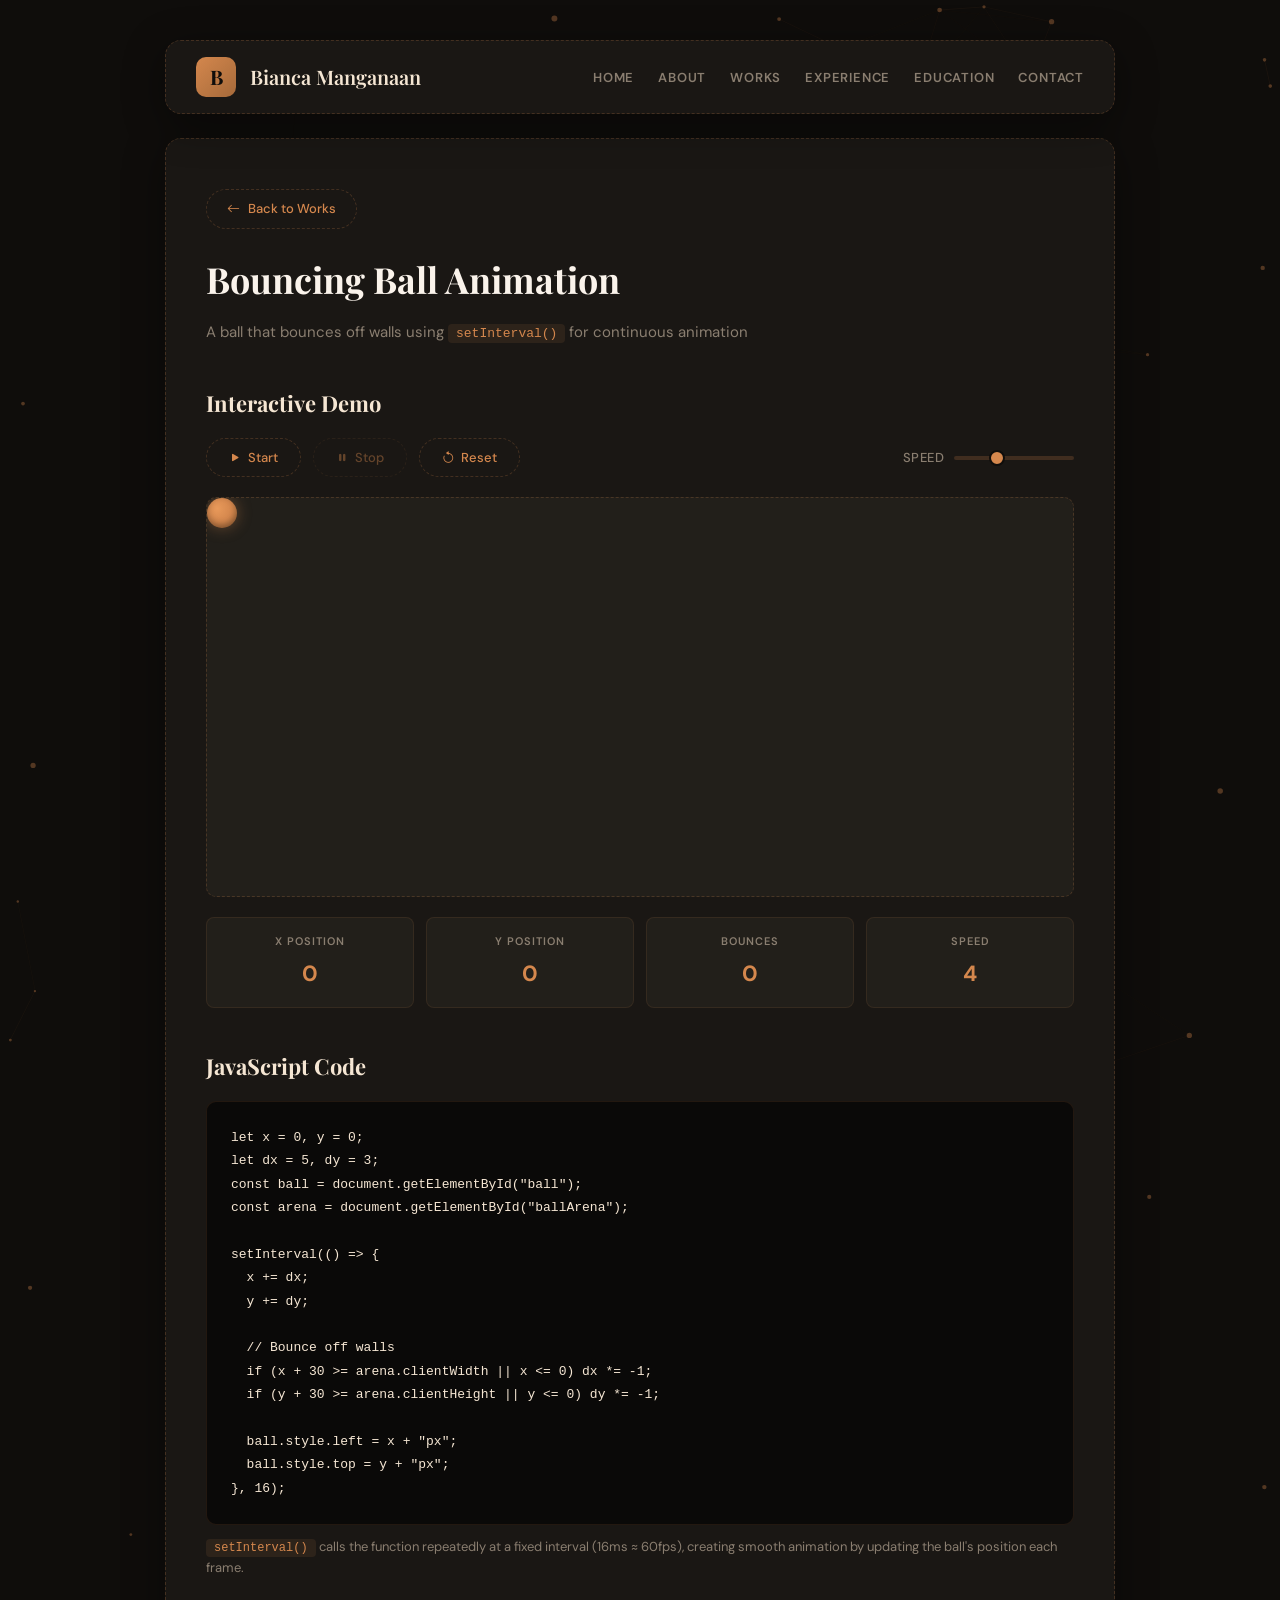
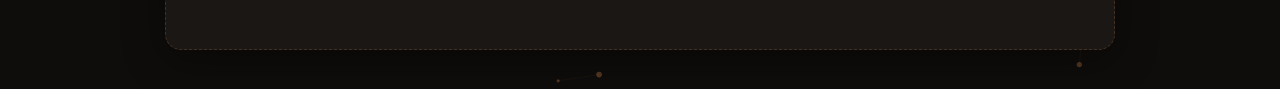
<file: exercises/bouncing-ball.html>
<!DOCTYPE html>
<html lang="en">
<head>
    <meta charset="UTF-8">
    <meta name="viewport" content="width=device-width, initial-scale=1.0">
    <title>Bianca Manganaan — Bouncing Ball Animation</title>
    <link rel="preconnect" href="https://fonts.googleapis.com">
    <link href="https://fonts.googleapis.com/css2?family=Playfair+Display:ital,wght@0,400;0,600;0,700;1,400&family=DM+Sans:wght@300;400;500;700&display=swap" rel="stylesheet">
    <link rel="stylesheet" href="https://cdn.jsdelivr.net/npm/bootstrap-icons@1.11.3/font/bootstrap-icons.min.css">
    <link rel="stylesheet" href="bouncing-ball.css">
</head>
<body>
    <canvas id="spiderCanvas"></canvas>

    <header class="top-nav-header fade-up">
        <div class="brand">
            <div class="brand-icon">B</div>
            <span class="brand-name">Bianca Manganaan</span>
        </div>
        <nav class="top-nav">
            <ul>
                <li><a href="../index.html#home">Home</a></li>
                <li><a href="../index.html#about">About</a></li>
                <li><a href="../index.html#works">Works</a></li>
                <li><a href="../index.html#experience">Experience</a></li>
                <li><a href="../index.html#education">Education</a></li>
                <li><a href="../index.html#contact">Contact</a></li>
            </ul>
        </nav>
    </header>

    <div class="exercise-container fade-up">
        <div class="exercise-header fade-up-child">
            <a href="../index.html#works" class="btn-back"><i class="bi bi-arrow-left"></i> Back to Works</a>
            <h1>Bouncing Ball Animation</h1>
            <p class="exercise-subtitle">A ball that bounces off walls using <code>setInterval()</code> for continuous animation</p>
        </div>

        <div class="demo-section fade-up-child">
            <h2 class="demo-title">Interactive Demo</h2>

            <div class="ball-controls">
                <button class="btn-control" id="btnStart"><i class="bi bi-play-fill"></i> Start</button>
                <button class="btn-control" id="btnStop" disabled><i class="bi bi-pause-fill"></i> Stop</button>
                <button class="btn-control" id="btnReset"><i class="bi bi-arrow-counterclockwise"></i> Reset</button>
                <div class="speed-control">
                    <label for="speedSlider">Speed</label>
                    <input type="range" id="speedSlider" min="1" max="10" value="4">
                </div>
            </div>

            <div class="ball-arena" id="ballArena">
                <div class="ball" id="ball"></div>
            </div>

            <div class="ball-stats">
                <div class="stat-item">
                    <span class="stat-key">X Position</span>
                    <span class="stat-value" id="statX">0</span>
                </div>
                <div class="stat-item">
                    <span class="stat-key">Y Position</span>
                    <span class="stat-value" id="statY">0</span>
                </div>
                <div class="stat-item">
                    <span class="stat-key">Bounces</span>
                    <span class="stat-value" id="statBounces">0</span>
                </div>
                <div class="stat-item">
                    <span class="stat-key">Speed</span>
                    <span class="stat-value" id="statSpeed">4</span>
                </div>
            </div>
        </div>

        <div class="code-section fade-up-child">
            <h2 class="demo-title">JavaScript Code</h2>
            <pre class="code-block"><code>let x = 0, y = 0;
let dx = 5, dy = 3;
const ball = document.getElementById("ball");
const arena = document.getElementById("ballArena");

setInterval(() => {
  x += dx;
  y += dy;

  // Bounce off walls
  if (x + 30 >= arena.clientWidth || x <= 0) dx *= -1;
  if (y + 30 >= arena.clientHeight || y <= 0) dy *= -1;

  ball.style.left = x + "px";
  ball.style.top = y + "px";
}, 16);</code></pre>
            <p class="code-note"><code>setInterval()</code> calls the function repeatedly at a fixed interval (16ms ≈ 60fps), creating smooth animation by updating the ball's position each frame.</p>
        </div>
    </div>

    <script src="bouncing-ball.js"></script>
</body>
</html>
</file>
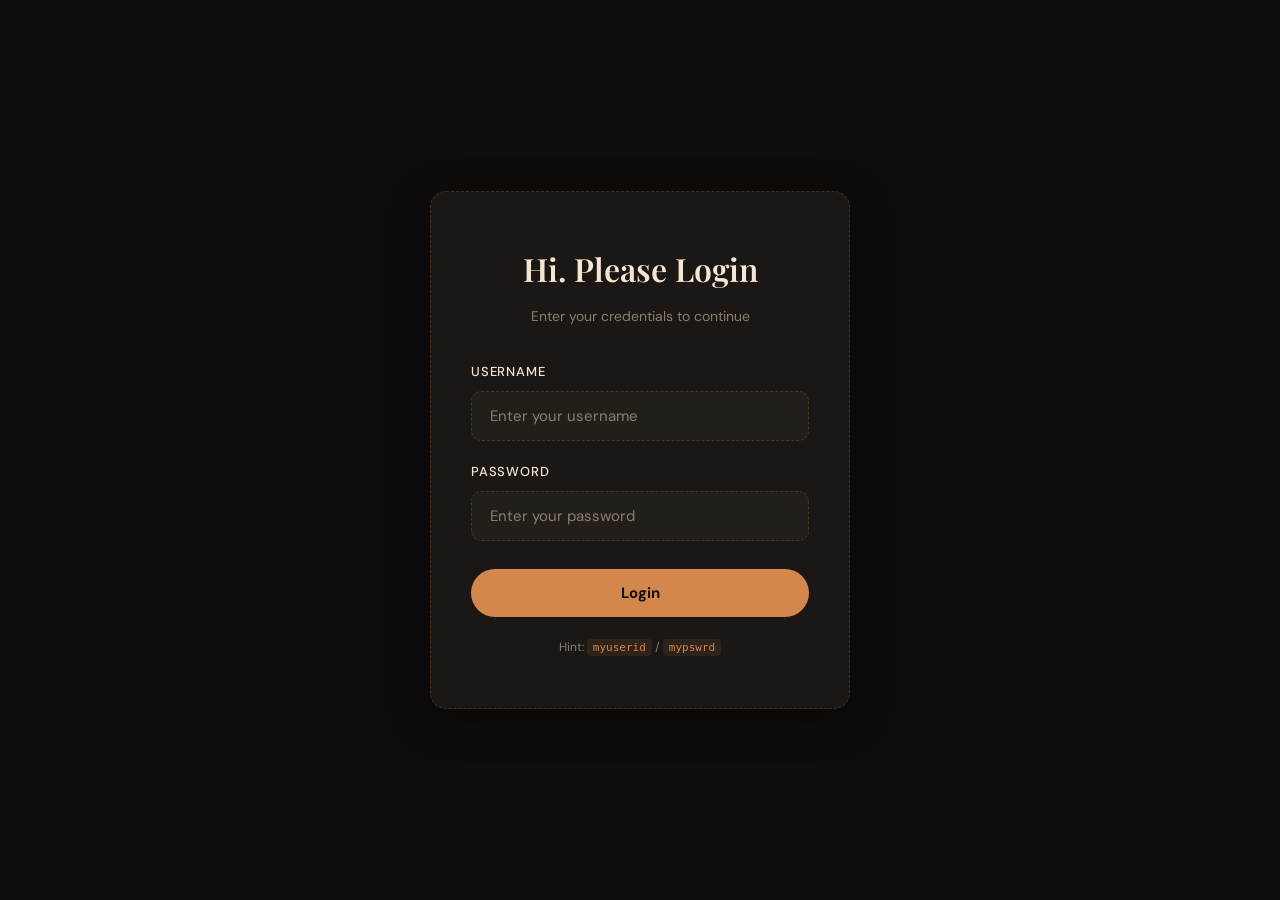
<file: login/login.html>
<!DOCTYPE html>
<html lang="en">
<head>
    <meta charset="UTF-8">
    <meta name="viewport" content="width=device-width, initial-scale=1.0">
    <title>Login Page</title>
    <link rel="preconnect" href="https://fonts.googleapis.com">
    <link href="https://fonts.googleapis.com/css2?family=Playfair+Display:wght@400;600;700&family=DM+Sans:wght@300;400;500;700&display=swap" rel="stylesheet">
    <style>
        * {
            margin: 0;
            padding: 0;
            box-sizing: border-box;
        }

        body {
            background-color: #0f0d0b;
            font-family: 'DM Sans', sans-serif;
            color: #c4b5a3;
            min-height: 100vh;
            display: flex;
            align-items: center;
            justify-content: center;
            line-height: 1.7;
        }

        .login-container {
            background: #1a1714;
            border: 1.5px dashed rgba(212, 135, 77, 0.22);
            border-radius: 16px;
            padding: 50px 40px;
            width: 100%;
            max-width: 420px;
            box-shadow: 0 10px 40px rgba(0, 0, 0, 0.4);
        }



        h1 {
            font-family: 'Playfair Display', serif;
            color: #f5e6d3;
            text-align: center;
            font-size: 32px;
            font-weight: 600;
            margin-bottom: 8px;
        }

        .subtitle {
            text-align: center;
            color: #8a7e70;
            font-size: 14px;
            margin-bottom: 32px;
        }

        .form-group {
            margin-bottom: 20px;
        }

        label {
            display: block;
            font-size: 13px;
            font-weight: 500;
            color: #f5e6d3;
            margin-bottom: 8px;
            text-transform: uppercase;
            letter-spacing: 0.8px;
        }

        input[type="text"],
        input[type="password"] {
            width: 100%;
            padding: 14px 18px;
            background: #221f1a;
            border: 1.5px dashed rgba(212, 135, 77, 0.22);
            border-radius: 10px;
            color: #faf3eb;
            font-family: 'DM Sans', sans-serif;
            font-size: 15px;
            outline: none;
            transition: all 0.3s ease;
        }

        input[type="text"]:focus,
        input[type="password"]:focus {
            border-color: #d4874d;
            box-shadow: 0 0 0 3px rgba(212, 135, 77, 0.1);
        }

        input[type="text"]::placeholder,
        input[type="password"]::placeholder {
            color: #8a7e70;
        }

        .btn-login {
            width: 100%;
            padding: 14px;
            background: #d4874d;
            border: none;
            border-radius: 50px;
            color: #0f0d0b;
            font-family: 'DM Sans', sans-serif;
            font-size: 15px;
            font-weight: 700;
            cursor: pointer;
            transition: all 0.3s ease;
            margin-top: 8px;
        }

        .btn-login:hover {
            background: #e8995a;
            transform: translateY(-2px);
        }

        .hint {
            text-align: center;
            margin-top: 20px;
            font-size: 12px;
            color: #8a7e70;
        }

        .hint code {
            background: rgba(212, 135, 77, 0.1);
            color: #d4874d;
            padding: 2px 6px;
            border-radius: 4px;
            font-size: 11px;
        }
    </style>

    <script>
        function check(form) {
            if (form.userid.value == "myuserid" && form.pswrd.value == "mypswrd") {
                window.open("https://www.google.com", "_blank");
            } else {
                alert("Error Password or Username");
            }
        }
    </script>
</head>
<body>
    <div class="login-container">
        <h1>Hi. Please Login</h1>
        <p class="subtitle">Enter your credentials to continue</p>

        <form name="loginForm" onsubmit="event.preventDefault(); check(this);">
            <div class="form-group">
                <label for="userid">Username</label>
                <input type="text" id="userid" name="userid" placeholder="Enter your username">
            </div>
            <div class="form-group">
                <label for="pswrd">Password</label>
                <input type="password" id="pswrd" name="pswrd" placeholder="Enter your password">
            </div>
            <button type="submit" class="btn-login">Login</button>
        </form>

        <p class="hint">Hint: <code>myuserid</code> / <code>mypswrd</code></p>
    </div>
</body>
</html>
</file>
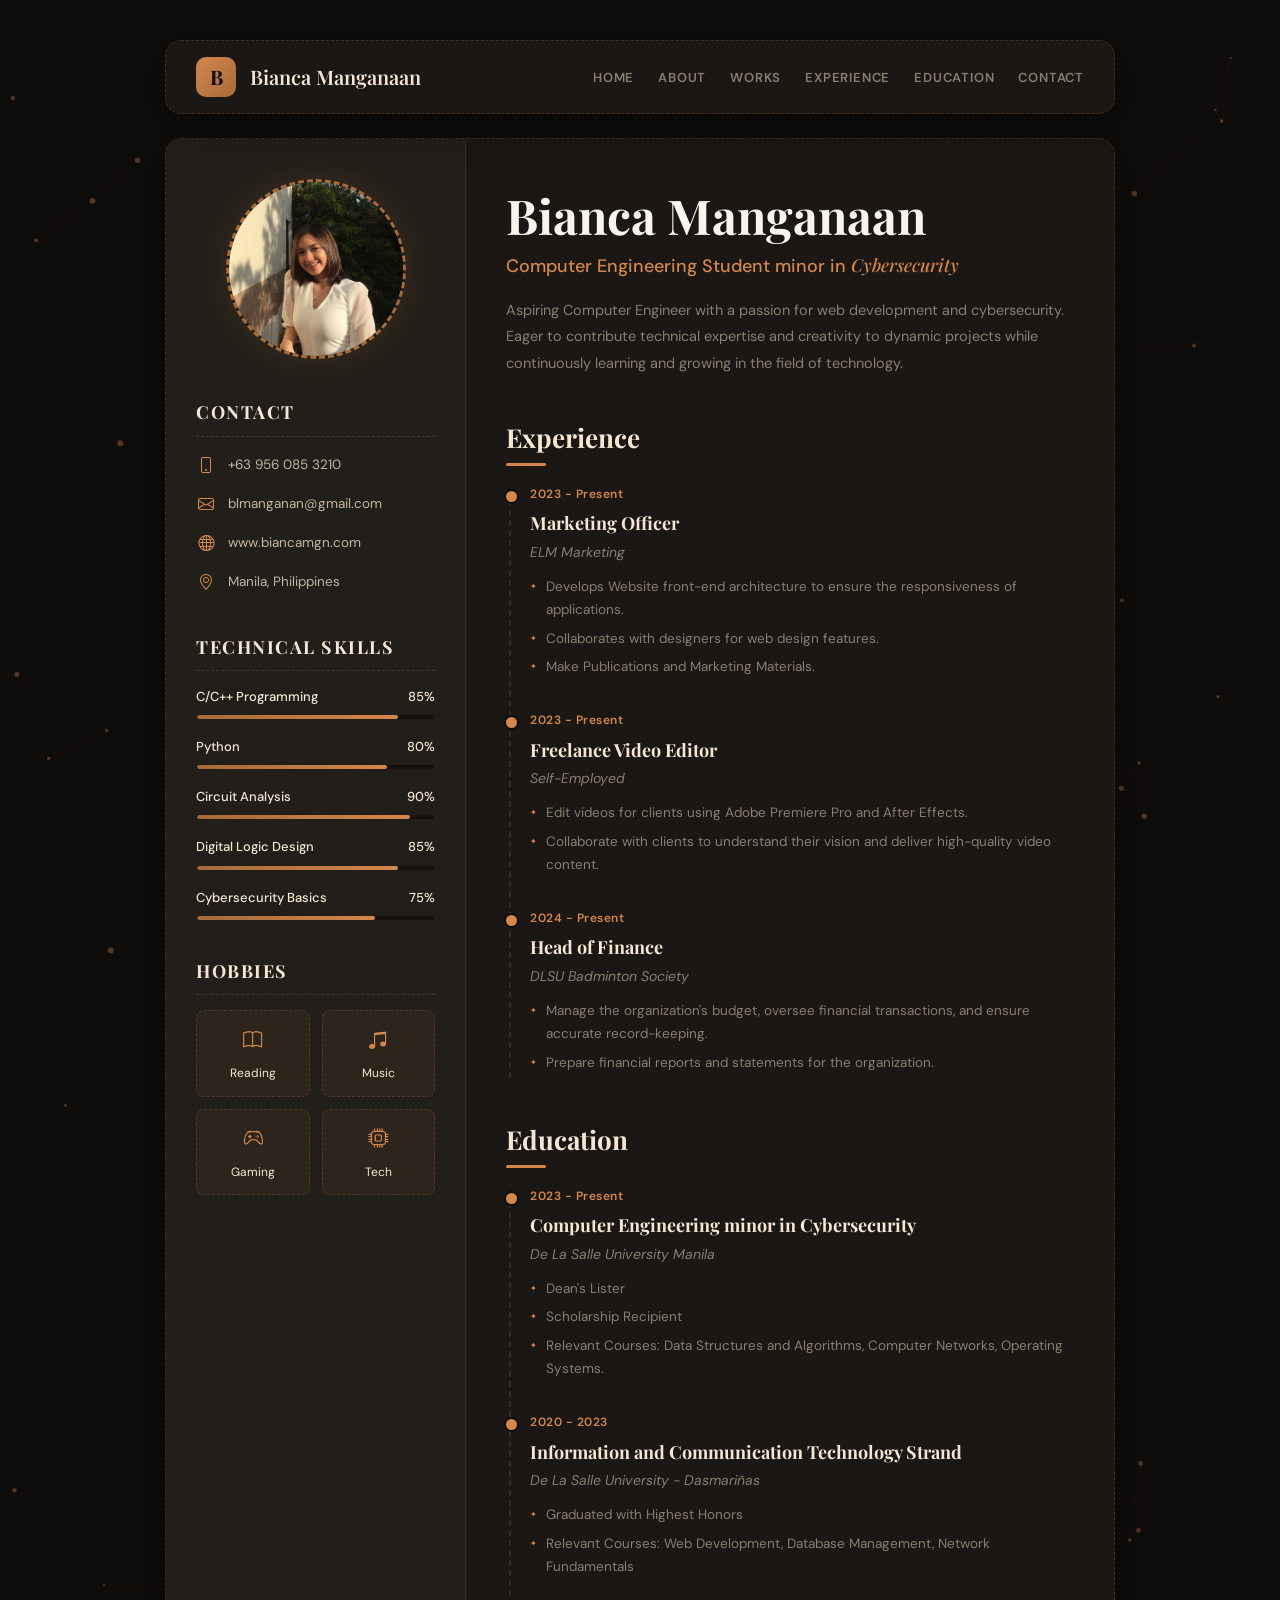
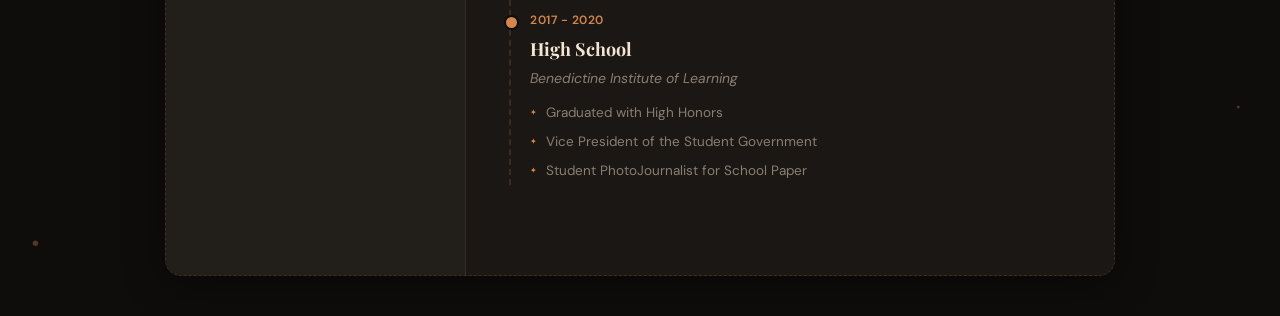
<file: resume/resume.html>
<!DOCTYPE html>
<html lang="en">
<head>
    <meta charset="UTF-8">
    <meta name="viewport" content="width=device-width, initial-scale=1.0">
    <title>Bianca Manganaan — Resume</title>
    <link rel="preconnect" href="https://fonts.googleapis.com">
    <link href="https://fonts.googleapis.com/css2?family=Playfair+Display:ital,wght@0,400;0,600;0,700;1,400&family=DM+Sans:wght@300;400;500;700&display=swap" rel="stylesheet">
    <link rel="stylesheet" href="https://cdn.jsdelivr.net/npm/bootstrap-icons@1.11.3/font/bootstrap-icons.min.css">
    <link rel="stylesheet" href="resume-styles.css">
</head>
<body>
    <canvas id="spiderCanvas"></canvas>

    <header class="top-nav-header fade-up">
        <div class="brand">
            <div class="brand-icon">B</div>
            <span class="brand-name">Bianca Manganaan</span>
        </div>
        <nav class="top-nav">
            <ul>
                <li><a href="../index.html#home">Home</a></li>
                <li><a href="../index.html#about">About</a></li>
                <li><a href="../index.html#works">Works</a></li>
                <li><a href="../index.html#experience">Experience</a></li>
                <li><a href="../index.html#education">Education</a></li>
                <li><a href="../index.html#contact">Contact</a></li>
            </ul>
        </nav>
    </header>

    <div class="resume-container fade-up">
        <div class="resume-left">
            <div class="profile-pic-container fade-up-child">
                <img src="pic.jpg" alt="Bianca Manganaan" class="profile-pic">
            </div>

            <div class="sidebar-section fade-up-child">
                <h3 class="sidebar-title">Contact</h3>
                <ul class="contact-list">
                    <li><i class="bi bi-phone"></i> <span>+63 956 085 3210</span></li>
                    <li><i class="bi bi-envelope"></i> <span>blmanganan@gmail.com</span></li>
                    <li><i class="bi bi-globe"></i> <span>www.biancamgn.com</span></li>
                    <li><i class="bi bi-geo-alt"></i> <span>Manila, Philippines</span></li>
                </ul>
            </div>

            <div class="sidebar-section fade-up-child skills-section">
                <h3 class="sidebar-title">Technical Skills</h3>
                
                <div class="skill-bar">
                    <div class="skill-name"><span>C/C++ Programming</span><span>85%</span></div>
                    <div class="bar"><div class="bar-fill" data-width="85"></div></div>
                </div>
                
                <div class="skill-bar">
                    <div class="skill-name"><span>Python</span><span>80%</span></div>
                    <div class="bar"><div class="bar-fill" data-width="80"></div></div>
                </div>

                <div class="skill-bar">
                    <div class="skill-name"><span>Circuit Analysis</span><span>90%</span></div>
                    <div class="bar"><div class="bar-fill" data-width="90"></div></div>
                </div>

                <div class="skill-bar">
                    <div class="skill-name"><span>Digital Logic Design</span><span>85%</span></div>
                    <div class="bar"><div class="bar-fill" data-width="85"></div></div>
                </div>
                
                <div class="skill-bar">
                    <div class="skill-name"><span>Cybersecurity Basics</span><span>75%</span></div>
                    <div class="bar"><div class="bar-fill" data-width="75"></div></div>
                </div>
            </div>

            <div class="sidebar-section fade-up-child">
                <h3 class="sidebar-title">Hobbies</h3>
                <div class="badge-grid">
                    <div class="badge"><i class="bi bi-book"></i> Reading</div>
                    <div class="badge"><i class="bi bi-music-note-beamed"></i> Music</div>
                    <div class="badge"><i class="bi bi-controller"></i> Gaming</div>
                    <div class="badge"><i class="bi bi-cpu"></i> Tech</div>
                </div>
            </div>
        </div>

        <div class="resume-right">
            <div class="resume-header fade-up-child">
                <h1 class="resume-name">Bianca Manganaan</h1>
                <h2 class="resume-role">Computer Engineering Student minor in <em>Cybersecurity</em></h2>
                <p class="resume-about">
                    Aspiring Computer Engineer with a passion for web development and cybersecurity. Eager to contribute technical expertise and creativity to dynamic projects while continuously learning and growing in the field of technology.
                </p>
            </div>

            <div class="resume-body">
                <div class="content-section fade-up-child">
                    <h3 class="section-title">Experience</h3>
                    <div class="timeline">
                        <div class="timeline-item">
                            <div class="timeline-date">2023 - Present</div>
                            <div class="timeline-info">
                                <h4>Marketing Officer</h4>
                                <h5>ELM Marketing</h5>
                                <ul>
                                    <li>Develops Website front-end architecture to ensure the responsiveness of applications.</li>
                                    <li>Collaborates with designers for web design features.</li>
                                    <li>Make Publications and Marketing Materials.</li>
                                </ul>
                            </div>
                        </div>

                        <div class="timeline-item">
                            <div class="timeline-date">2023 - Present</div>
                            <div class="timeline-info">
                                <h4>Freelance Video Editor</h4>
                                <h5>Self-Employed</h5>
                                <ul>
                                    <li>Edit videos for clients using Adobe Premiere Pro and After Effects.</li>
                                    <li>Collaborate with clients to understand their vision and deliver high-quality video content.</li>
                                </ul>
                            </div>
                        </div>

                        <div class="timeline-item">
                            <div class="timeline-date">2024 - Present</div>
                            <div class="timeline-info">
                                <h4>Head of Finance</h4>
                                <h5>DLSU Badminton Society</h5>
                                <ul>
                                    <li>Manage the organization's budget, oversee financial transactions, and ensure accurate record-keeping.</li>
                                    <li>Prepare financial reports and statements for the organization.</li>
                                </ul>
                            </div>
                        </div>
                    </div>
                </div>

                <div class="content-section fade-up-child">
                    <h3 class="section-title">Education</h3>
                    <div class="timeline">
                        <div class="timeline-item">
                            <div class="timeline-date">2023 - Present</div>
                            <div class="timeline-info">
                                <h4>Computer Engineering minor in Cybersecurity</h4>
                                <h5>De La Salle University Manila</h5>
                                <ul>
                                    <li>Dean's Lister</li>
                                    <li>Scholarship Recipient</li>
                                    <li>Relevant Courses: Data Structures and Algorithms, Computer Networks, Operating Systems.</li>
                                </ul>
                            </div>
                        </div>

                        <div class="timeline-item">
                            <div class="timeline-date">2020 - 2023</div>
                            <div class="timeline-info">
                                <h4>Information and Communication Technology Strand</h4>
                                <h5>De La Salle University - Dasmariñas</h5>
                                <ul>
                                    <li>Graduated with Highest Honors</li>
                                    <li>Relevant Courses: Web Development, Database Management, Network Fundamentals</li>
                                </ul>
                            </div>
                        </div>

                        <div class="timeline-item">
                            <div class="timeline-date">2017 - 2020</div>
                            <div class="timeline-info">
                                <h4>High School</h4>
                                <h5>Benedictine Institute of Learning</h5>
                                <ul>
                                    <li>Graduated with High Honors</li>
                                    <li>Vice President of the Student Government</li>
                                    <li>Student PhotoJournalist for School Paper</li>
                                </ul>
                            </div>
                        </div>
                    </div>
                </div>
            </div>
        </div>
    </div>

    <script src="resume-script.js"></script>
</body>
</html>
</file>
<file: style.css>
/* ═══ VARIABLES ═══ */
:root {
  --bg: #0f0d0b;
  --card: #1a1714;
  --card-lighter: #221f1a;
  --orange: #d4874d;
  --orange-glow: #e8995a;
  --orange-dim: #a66a3a;
  --cream: #f5e6d3;
  --text: #c4b5a3;
  --text-dim: #8a7e70;
  --white: #faf3eb;
  --border: rgba(212,135,77,0.18);
  --dash-border: 1.5px dashed rgba(212,135,77,0.22);
  --radius: 16px;
  --radius-sm: 10px;
}

/* ═══ BASE ═══ */
*, *::before, *::after { box-sizing: border-box; }

html { scroll-behavior: smooth; }

body {
  font-family: 'DM Sans', sans-serif !important;
  background-color: var(--bg) !important;
  color: var(--text) !important;
  line-height: 1.7;
  overflow-x: hidden;
}

h1, h2, h3, h4, h5 {
  font-family: 'Playfair Display', serif;
  color: var(--cream);
  font-weight: 600;
}

a {
  color: var(--orange);
  text-decoration: none;
  transition: all .3s;
}
a:hover { color: var(--orange-glow); }

::selection { background: var(--orange); color: var(--bg); }

/* ═══ CANVAS ═══ */
#spiderCanvas {
  position: fixed;
  inset: 0;
  z-index: 0;
  pointer-events: none;
}

/* ═══ BOOTSTRAP OVERRIDES ═══ */

/* Navbar */
#mainNavbar {
  background: rgba(15,13,11,0.85) !important;
  backdrop-filter: blur(20px);
  -webkit-backdrop-filter: blur(20px);
  border-bottom: var(--dash-border);
  height: 70px;
  padding: 0 24px;
  z-index: 1030;
}
#mainNavbar .navbar-toggler:focus { box-shadow: none; }

/* Card */
.card {
  background-color: var(--card) !important;
  border: var(--dash-border) !important;
  border-radius: var(--radius) !important;
  color: var(--text);
  transition: border-color .4s;
}
.card:hover { border-color: rgba(212,135,77,0.35) !important; }
.card-body { color: var(--text); }

/* Progress bars */
.progress.skill-progress {
  background-color: var(--card-lighter) !important;
  border-radius: 4px;
  height: 4px !important;
  overflow: hidden;
}
.progress-bar.bar-fill {
  background: linear-gradient(90deg, var(--orange-dim), var(--orange)) !important;
  border-radius: 4px;
  width: 0;
  transition: width 1.5s ease;
}

/* Form controls (dark theme) */
.form-control.custom-input,
.form-floating > .form-control.custom-input {
  background-color: transparent !important;
  border: var(--dash-border) !important;
  border-radius: var(--radius-sm) !important;
  color: var(--cream) !important;
  font-family: 'DM Sans', sans-serif;
  font-size: 14px;
}
.form-control.custom-input:focus {
  background-color: transparent !important;
  border-color: var(--orange) !important;
  box-shadow: none !important;
  color: var(--cream) !important;
}
.form-floating > label {
  color: var(--text-dim);
  font-size: 11px;
  text-transform: uppercase;
  letter-spacing: 1px;
  font-weight: 500;
  padding-top: 16px;
}
.form-floating > .form-control:focus ~ label,
.form-floating > .form-control:not(:placeholder-shown) ~ label {
  color: var(--text-dim);
  opacity: 1;
  transform: scale(0.85) translateY(-0.7rem) translateX(0.15rem);
  background: var(--card);
  padding: 0 6px;
  border-radius: 3px;
  height: auto;
}
.form-control.custom-input:-webkit-autofill {
  -webkit-box-shadow: 0 0 0 1000px var(--card) inset !important;
  -webkit-text-fill-color: var(--cream) !important;
}
.form-control.custom-input::placeholder { color: transparent; }

/* Form checkboxes */
.form-check-input {
  accent-color: var(--orange);
  background-color: transparent;
  border: 1.5px solid rgba(212,135,77,0.4);
  cursor: pointer;
}
.form-check-input:checked {
  background-color: var(--orange) !important;
  border-color: var(--orange) !important;
}
.form-check-input:focus { box-shadow: none !important; }
.form-check-label {
  color: var(--text-dim);
  font-size: 13px;
  cursor: pointer;
}

/* Carousel indicators */
.testimonial-indicators {
  position: relative;
  bottom: auto;
  margin-top: 24px;
  gap: 8px;
  justify-content: center;
}
.testimonial-indicators [data-bs-target] {
  width: 10px;
  height: 10px;
  border-radius: 50%;
  background-color: rgba(212,135,77,0.15) !important;
  border: none !important;
  opacity: 1 !important;
  transition: all .3s;
  padding: 0;
}
.testimonial-indicators [data-bs-target].active {
  background-color: var(--orange) !important;
  width: 28px;
  border-radius: 10px;
}
#testimonialCarousel { padding-bottom: 0; }

/* Nav pills (sidebar) */
.sidebar-nav .nav-link {
  display: flex;
  align-items: center;
  justify-content: space-between;
  padding: 12px 16px;
  border-radius: var(--radius-sm);
  color: var(--text-dim) !important;
  font-size: 14px;
  font-weight: 500;
  letter-spacing: .4px;
  text-transform: uppercase;
  transition: all .3s;
  border: 1.5px solid transparent;
  background: transparent !important;
}
.sidebar-nav .nav-link i { font-size: 16px; opacity: .6; transition: all .3s; }
.sidebar-nav .nav-link:hover {
  background: rgba(212,135,77,0.06) !important;
  color: var(--cream) !important;
}
.sidebar-nav .nav-link:hover i, .sidebar-nav .nav-link.active i { opacity: 1; color: var(--orange); }
.sidebar-nav .nav-link.active {
  background: rgba(212,135,77,0.04) !important;
  color: var(--orange) !important;
  border: var(--dash-border);
}

/* Offcanvas */
.offcanvas {
  background-color: var(--card) !important;
  border-right: var(--dash-border) !important;
  color: var(--text);
}
.offcanvas-header { border-bottom: var(--dash-border); }
.offcanvas-title { color: var(--cream); }

/* Utility color classes */
.text-orange { color: var(--orange) !important; }
.text-cream { color: var(--cream) !important; }

/* ═══ TOP HEADER ═══ */
.brand { display: flex; align-items: center; gap: 14px; }
.brand-icon {
  width: 42px;
  height: 42px;
  background: linear-gradient(135deg, var(--orange), var(--orange-dim));
  border-radius: 10px;
  display: flex;
  align-items: center;
  justify-content: center;
  font-family: 'Playfair Display', serif;
  font-weight: 700;
  font-size: 20px;
  color: var(--bg);
  flex-shrink: 0;
}
.brand-name {
  font-family: 'Playfair Display', serif;
  font-size: 22px;
  color: var(--cream);
  font-weight: 600;
}
.hire-top-btn {
  padding: 10px 28px;
  border: var(--dash-border);
  border-radius: 50px;
  color: var(--orange);
  font-weight: 500;
  font-size: 14px;
  letter-spacing: .5px;
  display: flex;
  align-items: center;
  gap: 8px;
  transition: all .3s;
  background: transparent;
}
.hire-top-btn:hover {
  background: rgba(212,135,77,0.08);
  color: var(--orange);
}

/* ═══ MAIN WRAPPER ═══ */
.site-wrapper {
  margin-top: 70px;
  padding: 24px 16px;
  position: relative;
  z-index: 1;
}

/* ═══ LEFT COLUMN ═══ */
.left-column {
  display: flex;
  flex-direction: column;
  gap: 20px;
}

/* ═══ SIDEBAR CLOCK ═══ */
.sidebar-clock {
  background: var(--card);
  border: var(--dash-border);
  border-radius: var(--radius);
  padding: 24px 20px;
  display: flex;
  flex-direction: column;
  align-items: center;
  text-align: center;
  gap: 12px;
}
.sidebar-greeting {
  font-family: 'DM Sans', sans-serif;
  font-size: 14px;
  color: var(--orange);
  font-weight: 600;
  display: flex;
  align-items: center;
  gap: 8px;
  letter-spacing: 0.5px;
}
.sidebar-greeting i { font-size: 18px; }
.sidebar-time {
  font-family: 'DM Sans', sans-serif;
  font-size: 38px;
  font-weight: 700;
  color: var(--white);
  line-height: 1;
  display: flex;
  align-items: baseline;
  justify-content: center;
}
.sidebar-time .colon {
  color: rgba(212,135,77,0.5);
  margin: 0 4px;
  animation: blink 1s step-end infinite;
}
.sidebar-time .ampm {
  font-size: 14px;
  color: var(--orange);
  margin-left: 6px;
  font-weight: 600;
  background: rgba(212,135,77,0.12);
  padding: 4px 8px;
  border-radius: 6px;
}
.sidebar-date {
  font-size: 11px;
  color: var(--text-dim);
  text-transform: uppercase;
  letter-spacing: 1.5px;
  margin-top: 4px;
}

/* ═══ SIDEBAR NAV ═══ */
.sidebar-nav {
  background: var(--card);
  border: var(--dash-border);
  border-radius: var(--radius);
  padding: 20px;
}
.sidebar-nav ul { list-style: none; margin: 0; padding: 0; }
.sidebar-nav li { margin-bottom: 2px; }

/* ═══ SIDEBAR CONTACT ═══ */
.sidebar-contact {
  background: var(--card);
  border: var(--dash-border);
  border-radius: var(--radius);
  padding: 24px;
}
.sidebar-contact .sc-label {
  font-size: 11px;
  text-transform: uppercase;
  letter-spacing: 1.5px;
  color: var(--text-dim);
  margin-bottom: 4px;
}
.sidebar-contact .sc-value {
  font-size: 15px;
  color: var(--cream);
  margin-bottom: 16px;
  font-weight: 500;
}
.social-icon {
  width: 36px;
  height: 36px;
  border-radius: 50%;
  border: var(--dash-border);
  display: flex;
  align-items: center;
  justify-content: center;
  color: var(--text-dim);
  font-size: 14px;
  transition: all .3s;
}
.social-icon:hover {
  border-color: var(--orange);
  color: var(--orange);
  background: rgba(212,135,77,0.08);
}

/* ═══ CARD SECTIONS ═══ */
.card-section { padding: 0; }

/* ═══ HERO ═══ */
.hero-greeting {
  color: var(--orange);
  font-size: 16px;
  margin-bottom: 12px;
  display: flex;
  align-items: center;
  gap: 8px;
}
.hero-title {
  font-size: 48px;
  line-height: 1.15;
  margin-bottom: 20px;
  color: var(--white);
}
.hero-title em { font-style: italic; color: var(--orange); }
.hero-desc {
  font-size: 15px;
  line-height: 1.8;
  max-width: 520px;
  margin-bottom: 30px;
  color: var(--text);
}

/* Buttons */
.btn-outline {
  display: inline-flex;
  align-items: center;
  gap: 10px;
  padding: 14px 32px;
  border: var(--dash-border);
  border-radius: 50px;
  color: var(--orange);
  font-weight: 500;
  font-size: 14px;
  transition: all .3s;
  background: transparent;
}
.btn-outline:hover {
  background: rgba(212,135,77,0.08);
  color: var(--orange);
}
.btn-solid {
  display: inline-flex;
  align-items: center;
  gap: 10px;
  padding: 14px 32px;
  background: var(--orange);
  border: none;
  border-radius: 50px;
  color: var(--bg);
  font-weight: 600;
  font-size: 14px;
  transition: all .3s;
}
.btn-solid:hover {
  background: var(--orange-glow);
  transform: translateY(-2px);
  color: var(--bg);
}

.hero-img-container { position: relative; text-align: center; }
.hero-img {
  width: 260px;
  height: 260px;
  border-radius: 50%;
  object-fit: cover;
  border: 3px dashed var(--orange-dim);
  box-shadow: 0 0 60px rgba(212,135,77,0.15);
}
.hero-typing-badge {
  margin-top: 14px;
  text-align: center;
  font-family: 'DM Sans', sans-serif;
  font-size: 13px;
  color: var(--text-dim);
  letter-spacing: 2px;
  text-transform: uppercase;
  min-height: 20px;
}
.hero-typing-badge .cursor {
  animation: blink .7s step-end infinite;
  color: var(--orange);
}

@keyframes blink {
  0%, 100% { opacity: 1; }
  50% { opacity: 0; }
}

/* ═══ STATS BAR ═══ */
.stats-bar { overflow: hidden; }
.stat-cell {
  padding: 24px;
  border-right: 1px solid rgba(212,135,77,0.12);
}
.stat-cell:last-child, .stat-cell.border-end-0 { border-right: none; }
.stat-label {
  font-size: 11px;
  text-transform: uppercase;
  letter-spacing: 1.5px;
  color: var(--orange);
  font-weight: 600;
  margin-bottom: 8px;
}
.stat-value {
  font-family: 'Playfair Display', serif;
  font-size: 24px;
  color: var(--cream);
  font-weight: 700;
}

/* ═══ ABOUT INTRO ═══ */
.about-name {
  font-size: 42px;
  font-family: 'Playfair Display', serif;
  color: var(--cream);
  line-height: 1.1;
}
.about-name span {
  display: block;
  font-size: 16px;
  color: var(--text-dim);
  font-family: 'DM Sans', sans-serif;
  font-weight: 400;
  margin-bottom: 6px;
}
.about-text { font-size: 15px; line-height: 1.8; color: var(--text); }
.about-text strong { color: var(--cream); font-weight: 600; }

/* ═══ SECTION TITLES ═══ */
.section-title {
  font-size: 32px;
  margin-bottom: 8px;
  position: relative;
  display: inline-block;
}
.section-title::after {
  content: '';
  position: absolute;
  bottom: -6px;
  left: 0;
  width: 40px;
  height: 3px;
  background: var(--orange);
  border-radius: 2px;
}
.section-subtitle {
  color: var(--text-dim);
  font-size: 14px;
  margin-bottom: 32px;
  margin-top: 12px;
}

/* ═══ DETAIL ITEMS ═══ */
.detail-item {
  display: flex;
  gap: 8px;
  font-size: 14px;
  color: var(--text);
}
.detail-item .bi { color: var(--orange); font-size: 12px; margin-top: 4px; }
.detail-item strong { color: var(--cream); font-weight: 500; }

/* ═══ HOBBIES ═══ */
.hobby-tag {
  display: inline-flex;
  align-items: center;
  gap: 8px;
  padding: 8px 18px;
  background: rgba(212,135,77,0.06);
  border: var(--dash-border);
  border-radius: 50px;
  font-size: 13px;
  color: var(--text-dim);
}
.hobby-tag i { color: var(--orange); }

/* ═══ WORKS ═══ */
.work-card {
  background: var(--card-lighter);
  border: var(--dash-border) !important;
  border-radius: var(--radius-sm) !important;
  overflow: hidden;
  transition: all .4s;
}
.work-card:hover { transform: translateY(-4px); border-color: var(--orange) !important; }
.work-card-img { width: 100%; height: 180px; object-fit: cover; display: block; }
.work-card-body { padding: 20px; }
.work-card-body h4 { font-size: 17px; margin-bottom: 8px; color: var(--cream); }
.work-card-body p { font-size: 13px; color: var(--text-dim); line-height: 1.6; margin: 0; }
.work-card-thumb {
  width: 100%;
  height: 180px;
  display: flex;
  align-items: center;
  justify-content: center;
  background: linear-gradient(135deg, #1a1714 0%, rgba(212,135,77,0.12) 100%);
}
.work-card-thumb.thumb-alt {
  background: linear-gradient(135deg, #1a1714 0%, rgba(232,153,90,0.15) 100%);
}
.work-card-thumb i { font-size: 48px; color: var(--orange); opacity: .8; transition: all .4s; }
.work-card:hover .work-card-thumb i { opacity: 1; transform: scale(1.1); }
.btn-card {
  display: inline-flex;
  align-items: center;
  gap: 8px;
  margin-top: 12px;
  padding: 8px 20px;
  border: var(--dash-border);
  border-radius: 50px;
  color: var(--orange);
  font-size: 13px;
  font-weight: 500;
  transition: all .3s;
}
.btn-card:hover { background: rgba(212,135,77,0.08); color: var(--orange-glow); }

/* ═══ EXPERIENCE ═══ */
.exp-col-title {
  font-size: 13px;
  text-transform: uppercase;
  letter-spacing: 1.5px;
  color: var(--orange);
  font-weight: 600;
  margin-bottom: 20px;
  font-family: 'DM Sans', sans-serif;
}
.exp-item {
  padding: 24px;
  background: var(--card-lighter);
  border: var(--dash-border);
  border-radius: var(--radius-sm);
  margin-bottom: 16px;
  border-left: 3px solid var(--orange) !important;
  transition: all .3s;
}
.exp-item h4 { font-size: 17px; margin-bottom: 4px; color: var(--cream); }
.exp-item .date { font-size: 12px; color: var(--orange); font-weight: 600; letter-spacing: .5px; margin-bottom: 6px; }
.exp-item .company { font-style: italic; color: var(--text-dim); font-size: 14px; margin-bottom: 10px; }
.exp-item ul { list-style: none; padding: 0; margin: 0; }
.exp-item ul li { font-size: 13px; padding: 3px 0 3px 16px; color: var(--text-dim); position: relative; }
.exp-item ul li::before { content: '›'; position: absolute; left: 0; color: var(--orange); font-weight: 700; }

/* ═══ EDUCATION ═══ */
.edu-timeline { position: relative; padding-left: 30px; }
.edu-timeline::before {
  content: '';
  position: absolute;
  left: 8px; top: 0; bottom: 0;
  width: 0;
  border-left: 2px dashed rgba(212,135,77,0.18);
}
.edu-item { position: relative; margin-bottom: 28px; }
.edu-item::before {
  content: '';
  position: absolute;
  left: -26px; top: 6px;
  width: 12px; height: 12px;
  border-radius: 50%;
  background: var(--orange);
  border: 2px solid var(--bg);
}
.edu-item h4 { font-size: 17px; margin-bottom: 2px; color: var(--cream); }
.edu-item .date { font-size: 12px; color: var(--orange); font-weight: 600; margin-bottom: 6px; }
.edu-item .school { font-style: italic; color: var(--text-dim); font-size: 14px; margin-bottom: 6px; }
.edu-item p { font-size: 13px; color: var(--text-dim); margin-bottom: 6px; }
.edu-item ul { list-style: none; padding: 0; margin: 0; }
.edu-item ul li { font-size: 13px; color: var(--text-dim); padding: 2px 0 2px 16px; position: relative; }
.edu-item ul li::before { content: '✦'; position: absolute; left: 0; color: var(--orange); font-size: 8px; top: 5px; }

/* ═══ TESTIMONIALS ═══ */
.testimonial-header { margin-bottom: 30px; }
.testimonial-header h2 { font-size: 32px; margin-bottom: 4px; }
.testimonial-header h2 em { color: var(--orange); font-style: italic; }
.testimonial-header p { font-size: 14px; color: var(--text-dim); margin-top: 8px; }

.slide-inner {
  display: flex;
  gap: 24px;
  padding: 30px;
  border: var(--dash-border);
  border-radius: var(--radius-sm);
  background: var(--card-lighter);
  position: relative;
  min-height: 180px;
}
.slide-inner img {
  width: 100px;
  height: 120px;
  border-radius: var(--radius-sm);
  object-fit: cover;
  flex-shrink: 0;
}
.quote-icon {
  position: absolute;
  top: 20px; right: 24px;
  font-family: 'Playfair Display', serif;
  font-size: 48px;
  color: rgba(212,135,77,0.15);
  line-height: 1;
}
.quote {
  font-size: 14px;
  font-style: italic;
  color: var(--text-dim);
  line-height: 1.7;
  margin-bottom: 10px;
}
.slider-name { font-size: 15px; color: var(--cream); font-weight: 600; margin-top: 10px; }
.slider-role { font-size: 12px; color: var(--text-dim); }
.ref-contact { font-size: 12px; color: var(--text-dim); }
.ref-contact i { color: var(--orange); margin-right: 4px; }

/* ═══ CONTACT ═══ */
.contact-info-item { display: flex; gap: 14px; align-items: flex-start; }
.contact-info-item i { font-size: 20px; color: var(--orange); margin-top: 2px; }
.contact-info-item h4 {
  font-size: 14px;
  color: var(--cream);
  margin-bottom: 2px;
  font-family: 'DM Sans', sans-serif;
  font-weight: 600;
}
.contact-info-item p { font-size: 13px; color: var(--text-dim); margin: 0; }

.fieldset-wrap {
  border: var(--dash-border);
  border-radius: var(--radius-sm);
  padding: 16px;
  position: relative;
}
.fieldset-legend {
  position: absolute;
  top: -9px; left: 14px;
  background: var(--card);
  padding: 0 6px;
  font-size: 11px;
  text-transform: uppercase;
  letter-spacing: 1px;
  color: var(--text-dim);
  font-weight: 500;
}
.submit-btn {
  display: inline-flex;
  align-items: center;
  gap: 8px;
  padding: 14px 36px;
  border: var(--dash-border);
  background: transparent;
  border-radius: 50px;
  font-weight: 500;
  font-size: 14px;
  cursor: pointer;
  font-family: 'DM Sans', sans-serif;
  transition: all .3s;
  color: var(--orange);
}
.submit-btn:hover { background: rgba(212,135,77,0.08); }

/* ═══ BACK TO TOP ═══ */
.back-to-top {
  position: fixed;
  bottom: 30px; right: 30px;
  z-index: 99;
  width: 44px; height: 44px;
  border: var(--dash-border);
  border-radius: 8px;
  background: rgba(15,13,11,0.85);
  backdrop-filter: blur(10px);
  display: flex;
  align-items: center;
  justify-content: center;
  color: var(--orange);
  font-size: 18px;
  cursor: pointer;
  opacity: 0;
  visibility: hidden;
  transition: all .3s;
}
.back-to-top.show { opacity: 1; visibility: visible; }
.back-to-top:hover { background: rgba(212,135,77,0.1); border-color: var(--orange); }

/* ═══ SCROLL REVEAL ═══ */
.fade-up {
  opacity: 0;
  transform: translateY(40px);
  transition: opacity .7s ease, transform .7s ease;
}
.fade-up.visible { opacity: 1; transform: translateY(0); }
.fade-up-child {
  opacity: 0;
  transform: translateY(30px);
  transition: opacity .5s ease, transform .5s ease;
}
.fade-up-child.visible { opacity: 1; transform: translateY(0); }

/* ═══ RESPONSIVE ═══ */
@media (max-width: 992px) {
  .hero-title { font-size: 36px; }
  .site-wrapper { padding: 16px; }
}
@media (max-width: 576px) {
  .hero-title { font-size: 28px; }
  .card-body { padding: 1.5rem !important; }
  .stat-cell { padding: 16px; }
  .about-name { font-size: 32px; }
  .slide-inner { flex-direction: column; }
  .slide-inner img { width: 80px; height: 80px; border-radius: 50%; }

/* Fix navbar items on one line at mobile */
#mainNavbar {
  flex-wrap: nowrap !important;
}

#mainNavbar .brand {
  overflow: hidden;
  text-overflow: ellipsis;
  white-space: nowrap;
  min-width: 0;
}

/* Fix navbar overflow on mobile */
@media (max-width: 991.98px) {
  #mainNavbar .brand {
    flex: 1;
    min-width: 0;
    overflow: hidden;
  }

  #mainNavbar .brand-name {
    overflow: hidden;
    text-overflow: ellipsis;
    white-space: nowrap;
    font-size: 1rem;
  }

  #mainNavbar .navbar-toggler {
    flex-shrink: 0;
    margin-left: auto;
  }
}

}
</file>
<file: exercises/animation-basics.css>
:root {
  --bg: #0f0d0b;
  --card: #1a1714;
  --card-lighter: #221f1a;
  --orange: #d4874d;
  --orange-glow: #e8995a;
  --orange-dim: #a66a3a;
  --cream: #f5e6d3;
  --text: #c4b5a3;
  --text-dim: #8a7e70;
  --white: #faf3eb;
  --dash-border: 1.5px dashed rgba(212,135,77,0.22);
  --radius: 16px;
  --radius-sm: 10px;
}

* {
  margin: 0;
  padding: 0;
  box-sizing: border-box;
}

body {
  font-family: 'DM Sans', sans-serif;
  background: var(--bg);
  color: var(--text);
  line-height: 1.7;
  padding: 40px 20px;
  display: flex;
  flex-direction: column;
  align-items: center;
  min-height: 100vh;
}

/* ═══ CANVAS BACKGROUND ═══ */
#spiderCanvas {
  position: fixed;
  inset: 0;
  z-index: 0;
  pointer-events: none;
}

/* ═══ TOP HEADER & NAVIGATION ═══ */
.top-nav-header {
  width: 100%;
  max-width: 950px;
  background: var(--card);
  border: var(--dash-border);
  border-radius: var(--radius);
  padding: 16px 30px;
  margin-bottom: 24px;
  display: flex;
  align-items: center;
  justify-content: space-between;
  position: relative;
  z-index: 10;
  box-shadow: 0 10px 40px rgba(0, 0, 0, 0.4);
}

.brand {
  display: flex;
  align-items: center;
  gap: 14px;
}

.brand-icon {
  width: 40px;
  height: 40px;
  background: linear-gradient(135deg, var(--orange), var(--orange-dim));
  border-radius: 10px;
  display: flex;
  align-items: center;
  justify-content: center;
  font-family: 'Playfair Display', serif;
  font-weight: 700;
  font-size: 20px;
  color: var(--bg);
}

.brand-name {
  font-family: 'Playfair Display', serif;
  font-size: 20px;
  color: var(--cream);
  font-weight: 600;
}

.top-nav ul {
  display: flex;
  gap: 24px;
  list-style: none;
}

.top-nav a {
  color: var(--text-dim);
  font-size: 13px;
  font-weight: 600;
  text-transform: uppercase;
  letter-spacing: 0.8px;
  text-decoration: none;
  transition: all 0.3s ease;
  padding: 8px 0;
  border-bottom: 2px solid transparent;
}

.top-nav a:hover {
  color: var(--orange);
  border-bottom-color: var(--orange);
}

/* ═══ EXERCISE CONTAINER ═══ */
.exercise-container {
  position: relative;
  z-index: 1;
  max-width: 950px;
  width: 100%;
  background: var(--card);
  border: var(--dash-border);
  border-radius: var(--radius);
  padding: 50px 40px;
  box-shadow: 0 10px 40px rgba(0, 0, 0, 0.4);
}

/* ═══ EXERCISE HEADER ═══ */
.exercise-header {
  margin-bottom: 40px;
}

.btn-back {
  display: inline-flex;
  align-items: center;
  gap: 8px;
  padding: 8px 20px;
  border: var(--dash-border);
  border-radius: 50px;
  color: var(--orange);
  font-size: 13px;
  font-weight: 500;
  text-decoration: none;
  transition: all .3s;
  margin-bottom: 20px;
}

.btn-back:hover {
  background: rgba(212,135,77,0.08);
  color: var(--orange-glow);
}

.exercise-header h1 {
  font-family: 'Playfair Display', serif;
  font-size: 36px;
  color: var(--white);
  margin-bottom: 10px;
}

.exercise-subtitle {
  font-size: 15px;
  color: var(--text-dim);
  line-height: 1.6;
}

.exercise-subtitle code {
  background: rgba(212,135,77,0.1);
  color: var(--orange);
  padding: 2px 8px;
  border-radius: 4px;
  font-size: 13px;
}

/* ═══ DEMO SECTION ═══ */
.demo-section {
  margin-bottom: 40px;
}

.demo-title {
  font-family: 'Playfair Display', serif;
  font-size: 22px;
  color: var(--cream);
  margin-bottom: 12px;
}

.demo-instructions {
  font-size: 14px;
  color: var(--text-dim);
  margin-bottom: 20px;
}

.demo-area {
  background: var(--card-lighter);
  border: var(--dash-border);
  border-radius: var(--radius-sm);
  height: 320px;
  position: relative;
  overflow: hidden;
  margin-bottom: 20px;
}

/* ═══ POSITION BOXES ═══ */
.position-box {
  position: absolute;
  width: 100px;
  height: 100px;
  border-radius: var(--radius-sm);
  display: flex;
  align-items: center;
  justify-content: center;
  font-weight: 600;
  font-size: 14px;
  cursor: grab;
  user-select: none;
  transition: box-shadow .3s;
  border: 2px solid transparent;
}

.position-box:active {
  cursor: grabbing;
}

.position-box.active {
  border-color: var(--white);
  box-shadow: 0 0 20px rgba(212,135,77,0.3);
}

.box-1 {
  background: linear-gradient(135deg, var(--orange), var(--orange-dim));
  color: var(--bg);
  top: 30px;
  left: 40px;
}

.box-2 {
  background: linear-gradient(135deg, #5a3d2b, #8a5c3a);
  color: var(--cream);
  top: 60px;
  left: 200px;
}

.box-3 {
  background: linear-gradient(135deg, #2b1f14, #4a3525);
  color: var(--orange);
  border: var(--dash-border);
  top: 150px;
  left: 120px;
}

/* ═══ READOUT PANEL ═══ */
.readout-panel {
  background: var(--card-lighter);
  border: var(--dash-border);
  border-radius: var(--radius-sm);
  padding: 24px;
}

.readout-label {
  font-family: 'Playfair Display', serif;
  font-size: 16px;
  color: var(--cream);
  margin-bottom: 16px;
}

.readout-label span {
  font-family: 'DM Sans', sans-serif;
  font-size: 13px;
  color: var(--text-dim);
  font-weight: 400;
}

.readout-grid {
  display: grid;
  grid-template-columns: repeat(3, 1fr);
  gap: 12px;
}

.readout-item {
  background: rgba(0,0,0,0.3);
  border: 1px solid rgba(212,135,77,0.1);
  border-radius: 8px;
  padding: 14px;
  display: flex;
  flex-direction: column;
  gap: 4px;
}

.readout-key {
  font-size: 11px;
  text-transform: uppercase;
  letter-spacing: 1px;
  color: var(--text-dim);
  font-weight: 600;
}

.readout-value {
  font-size: 22px;
  font-weight: 700;
  color: var(--orange);
  font-family: 'DM Sans', sans-serif;
}

/* ═══ CODE SECTION ═══ */
.code-section {
  margin-bottom: 20px;
}

.code-block {
  background: #0a0908;
  border: 1px solid rgba(212,135,77,0.12);
  border-radius: var(--radius-sm);
  padding: 24px;
  overflow-x: auto;
  margin-bottom: 12px;
}

.code-block code {
  font-family: 'Courier New', monospace;
  font-size: 13px;
  color: var(--cream);
  line-height: 1.8;
  white-space: pre;
}

.code-note {
  font-size: 13px;
  color: var(--text-dim);
  line-height: 1.6;
}

.code-note code {
  background: rgba(212,135,77,0.1);
  color: var(--orange);
  padding: 2px 8px;
  border-radius: 4px;
  font-size: 12px;
}

/* ═══ ANIMATIONS ═══ */
.fade-up {
  opacity: 0;
  transform: translateY(40px);
  transition: opacity .7s ease, transform .7s ease;
}

.fade-up.visible {
  opacity: 1;
  transform: translateY(0);
}

.fade-up-child {
  opacity: 0;
  transform: translateY(30px);
  transition: opacity .5s ease, transform .5s ease;
}

.fade-up-child.visible {
  opacity: 1;
  transform: translateY(0);
}

/* ═══ RESPONSIVE ═══ */
@media (max-width: 768px) {
  .top-nav-header {
    flex-direction: column;
    gap: 16px;
    padding: 16px 20px;
  }

  .top-nav ul {
    flex-wrap: wrap;
    justify-content: center;
    gap: 12px;
  }

  .exercise-container {
    padding: 30px 20px;
  }

  .exercise-header h1 {
    font-size: 28px;
  }

  .readout-grid {
    grid-template-columns: repeat(2, 1fr);
  }

  .demo-area {
    height: 260px;
  }

  .position-box {
    width: 80px;
    height: 80px;
    font-size: 12px;
  }
}
</file>
<file: exercises/bouncing-ball.css>
:root {
  --bg: #0f0d0b;
  --card: #1a1714;
  --card-lighter: #221f1a;
  --orange: #d4874d;
  --orange-glow: #e8995a;
  --orange-dim: #a66a3a;
  --cream: #f5e6d3;
  --text: #c4b5a3;
  --text-dim: #8a7e70;
  --white: #faf3eb;
  --dash-border: 1.5px dashed rgba(212,135,77,0.22);
  --radius: 16px;
  --radius-sm: 10px;
}

* {
  margin: 0;
  padding: 0;
  box-sizing: border-box;
}

body {
  font-family: 'DM Sans', sans-serif;
  background: var(--bg);
  color: var(--text);
  line-height: 1.7;
  padding: 40px 20px;
  display: flex;
  flex-direction: column;
  align-items: center;
  min-height: 100vh;
}

/* ═══ CANVAS BACKGROUND ═══ */
#spiderCanvas {
  position: fixed;
  inset: 0;
  z-index: 0;
  pointer-events: none;
}

/* ═══ TOP HEADER & NAVIGATION ═══ */
.top-nav-header {
  width: 100%;
  max-width: 950px;
  background: var(--card);
  border: var(--dash-border);
  border-radius: var(--radius);
  padding: 16px 30px;
  margin-bottom: 24px;
  display: flex;
  align-items: center;
  justify-content: space-between;
  position: relative;
  z-index: 10;
  box-shadow: 0 10px 40px rgba(0, 0, 0, 0.4);
}

.brand {
  display: flex;
  align-items: center;
  gap: 14px;
}

.brand-icon {
  width: 40px;
  height: 40px;
  background: linear-gradient(135deg, var(--orange), var(--orange-dim));
  border-radius: 10px;
  display: flex;
  align-items: center;
  justify-content: center;
  font-family: 'Playfair Display', serif;
  font-weight: 700;
  font-size: 20px;
  color: var(--bg);
}

.brand-name {
  font-family: 'Playfair Display', serif;
  font-size: 20px;
  color: var(--cream);
  font-weight: 600;
}

.top-nav ul {
  display: flex;
  gap: 24px;
  list-style: none;
}

.top-nav a {
  color: var(--text-dim);
  font-size: 13px;
  font-weight: 600;
  text-transform: uppercase;
  letter-spacing: 0.8px;
  text-decoration: none;
  transition: all 0.3s ease;
  padding: 8px 0;
  border-bottom: 2px solid transparent;
}

.top-nav a:hover {
  color: var(--orange);
  border-bottom-color: var(--orange);
}

/* ═══ EXERCISE CONTAINER ═══ */
.exercise-container {
  position: relative;
  z-index: 1;
  max-width: 950px;
  width: 100%;
  background: var(--card);
  border: var(--dash-border);
  border-radius: var(--radius);
  padding: 50px 40px;
  box-shadow: 0 10px 40px rgba(0, 0, 0, 0.4);
}

/* ═══ EXERCISE HEADER ═══ */
.exercise-header {
  margin-bottom: 40px;
}

.btn-back {
  display: inline-flex;
  align-items: center;
  gap: 8px;
  padding: 8px 20px;
  border: var(--dash-border);
  border-radius: 50px;
  color: var(--orange);
  font-size: 13px;
  font-weight: 500;
  text-decoration: none;
  transition: all .3s;
  margin-bottom: 20px;
}

.btn-back:hover {
  background: rgba(212,135,77,0.08);
  color: var(--orange-glow);
}

.exercise-header h1 {
  font-family: 'Playfair Display', serif;
  font-size: 36px;
  color: var(--white);
  margin-bottom: 10px;
}

.exercise-subtitle {
  font-size: 15px;
  color: var(--text-dim);
  line-height: 1.6;
}

.exercise-subtitle code {
  background: rgba(212,135,77,0.1);
  color: var(--orange);
  padding: 2px 8px;
  border-radius: 4px;
  font-size: 13px;
}

/* ═══ DEMO SECTION ═══ */
.demo-section {
  margin-bottom: 40px;
}

.demo-title {
  font-family: 'Playfair Display', serif;
  font-size: 22px;
  color: var(--cream);
  margin-bottom: 16px;
}

/* ═══ BALL CONTROLS ═══ */
.ball-controls {
  display: flex;
  align-items: center;
  gap: 12px;
  margin-bottom: 20px;
  flex-wrap: wrap;
}

.btn-control {
  display: inline-flex;
  align-items: center;
  gap: 6px;
  padding: 10px 22px;
  border: var(--dash-border);
  border-radius: 50px;
  background: transparent;
  color: var(--orange);
  font-family: 'DM Sans', sans-serif;
  font-size: 13px;
  font-weight: 500;
  cursor: pointer;
  transition: all .3s;
}

.btn-control:hover:not(:disabled) {
  background: rgba(212,135,77,0.08);
  color: var(--orange-glow);
}

.btn-control:disabled {
  opacity: 0.4;
  cursor: not-allowed;
}

.speed-control {
  display: flex;
  align-items: center;
  gap: 10px;
  margin-left: auto;
}

.speed-control label {
  font-size: 13px;
  color: var(--text-dim);
  font-weight: 500;
  text-transform: uppercase;
  letter-spacing: 0.5px;
}

.speed-control input[type="range"] {
  -webkit-appearance: none;
  width: 120px;
  height: 4px;
  background: rgba(212,135,77,0.2);
  border-radius: 4px;
  outline: none;
}

.speed-control input[type="range"]::-webkit-slider-thumb {
  -webkit-appearance: none;
  width: 16px;
  height: 16px;
  border-radius: 50%;
  background: var(--orange);
  cursor: pointer;
  border: 2px solid var(--bg);
}

.speed-control input[type="range"]::-moz-range-thumb {
  width: 16px;
  height: 16px;
  border-radius: 50%;
  background: var(--orange);
  cursor: pointer;
  border: 2px solid var(--bg);
}

/* ═══ BALL ARENA ═══ */
.ball-arena {
  background: var(--card-lighter);
  border: var(--dash-border);
  border-radius: var(--radius-sm);
  height: 400px;
  position: relative;
  overflow: hidden;
  margin-bottom: 20px;
}

.ball {
  position: absolute;
  width: 30px;
  height: 30px;
  border-radius: 50%;
  background: radial-gradient(circle at 35% 35%, var(--orange-glow), var(--orange), var(--orange-dim));
  box-shadow: 0 0 15px rgba(212,135,77,0.4), inset 0 -3px 6px rgba(0,0,0,0.3);
  top: 0;
  left: 0;
  transition: box-shadow .15s;
}

.ball.bounce-flash {
  box-shadow: 0 0 25px rgba(212,135,77,0.7), inset 0 -3px 6px rgba(0,0,0,0.3);
}

/* ═══ BALL STATS ═══ */
.ball-stats {
  display: grid;
  grid-template-columns: repeat(4, 1fr);
  gap: 12px;
}

.stat-item {
  background: var(--card-lighter);
  border: 1px solid rgba(212,135,77,0.1);
  border-radius: 8px;
  padding: 14px;
  display: flex;
  flex-direction: column;
  gap: 4px;
  text-align: center;
}

.stat-key {
  font-size: 11px;
  text-transform: uppercase;
  letter-spacing: 1px;
  color: var(--text-dim);
  font-weight: 600;
}

.stat-value {
  font-size: 22px;
  font-weight: 700;
  color: var(--orange);
  font-family: 'DM Sans', sans-serif;
}

/* ═══ CODE SECTION ═══ */
.code-section {
  margin-bottom: 20px;
}

.code-block {
  background: #0a0908;
  border: 1px solid rgba(212,135,77,0.12);
  border-radius: var(--radius-sm);
  padding: 24px;
  overflow-x: auto;
  margin-bottom: 12px;
}

.code-block code {
  font-family: 'Courier New', monospace;
  font-size: 13px;
  color: var(--cream);
  line-height: 1.8;
  white-space: pre;
}

.code-note {
  font-size: 13px;
  color: var(--text-dim);
  line-height: 1.6;
}

.code-note code {
  background: rgba(212,135,77,0.1);
  color: var(--orange);
  padding: 2px 8px;
  border-radius: 4px;
  font-size: 12px;
}

/* ═══ ANIMATIONS ═══ */
.fade-up {
  opacity: 0;
  transform: translateY(40px);
  transition: opacity .7s ease, transform .7s ease;
}

.fade-up.visible {
  opacity: 1;
  transform: translateY(0);
}

.fade-up-child {
  opacity: 0;
  transform: translateY(30px);
  transition: opacity .5s ease, transform .5s ease;
}

.fade-up-child.visible {
  opacity: 1;
  transform: translateY(0);
}

/* ═══ RESPONSIVE ═══ */
@media (max-width: 768px) {
  .top-nav-header {
    flex-direction: column;
    gap: 16px;
    padding: 16px 20px;
  }

  .top-nav ul {
    flex-wrap: wrap;
    justify-content: center;
    gap: 12px;
  }

  .exercise-container {
    padding: 30px 20px;
  }

  .exercise-header h1 {
    font-size: 28px;
  }

  .ball-arena {
    height: 300px;
  }

  .ball-stats {
    grid-template-columns: repeat(2, 1fr);
  }

  .ball-controls {
    justify-content: center;
  }

  .speed-control {
    margin-left: 0;
    width: 100%;
    justify-content: center;
  }
}
</file>
<file: resume/resume-styles.css>
:root {
  --bg: #0f0d0b;
  --card: #1a1714;
  --card-lighter: #221f1a;
  --orange: #d4874d;
  --orange-glow: #e8995a;
  --orange-dim: #a66a3a;
  --cream: #f5e6d3;
  --text: #c4b5a3;
  --text-dim: #8a7e70;
  --white: #faf3eb;
  --dash-border: 1.5px dashed rgba(212,135,77,0.22);
  --radius: 16px;
}

* {
  margin: 0;
  padding: 0;
  box-sizing: border-box;
}

body {
  font-family: 'DM Sans', sans-serif;
  background: var(--bg);
  color: var(--text);
  line-height: 1.7;
  padding: 40px 20px;
  display: flex;
  flex-direction: column;
  align-items: center; 
  min-height: 100vh;
}

/* ═══ CANVAS BACKGROUND ═══ */
#spiderCanvas {
  position: fixed;
  inset: 0;
  z-index: 0;
  pointer-events: none;
}

/* ═══ TOP HEADER & NAVIGATION ═══ */
.top-nav-header {
  width: 100%;
  max-width: 950px;
  background: var(--card);
  border: var(--dash-border);
  border-radius: var(--radius);
  padding: 16px 30px;
  margin-bottom: 24px;
  display: flex;
  align-items: center;
  justify-content: space-between;
  position: relative;
  z-index: 10;
  box-shadow: 0 10px 40px rgba(0, 0, 0, 0.4);
}

.brand {
  display: flex;
  align-items: center;
  gap: 14px;
}

.brand-icon {
  width: 40px;
  height: 40px;
  background: linear-gradient(135deg, var(--orange), var(--orange-dim));
  border-radius: 10px;
  display: flex;
  align-items: center;
  justify-content: center;
  font-family: 'Playfair Display', serif;
  font-weight: 700;
  font-size: 20px;
  color: var(--bg);
}

.brand-name {
  font-family: 'Playfair Display', serif;
  font-size: 20px;
  color: var(--cream);
  font-weight: 600;
}

.top-nav ul {
  display: flex;
  gap: 24px;
  list-style: none;
}

.top-nav a {
  color: var(--text-dim);
  font-size: 13px;
  font-weight: 600;
  text-transform: uppercase;
  letter-spacing: 0.8px;
  text-decoration: none;
  transition: all 0.3s ease;
  padding: 8px 0;
  border-bottom: 2px solid transparent;
}

.top-nav a:hover {
  color: var(--orange);
  border-bottom-color: var(--orange);
}

/* ═══ BASE RESUME CONTAINER ═══ */
.resume-container {
  position: relative;
  z-index: 1;
  display: flex;
  max-width: 950px;
  width: 100%;
  background: var(--card);
  border: var(--dash-border);
  border-radius: var(--radius);
  overflow: hidden;
  box-shadow: 0 10px 40px rgba(0, 0, 0, 0.4);
}

/* ═══ LEFT SIDEBAR ═══ */
.resume-left {
  width: 300px;
  background: var(--card-lighter);
  padding: 40px 30px;
  border-right: 1px solid rgba(212, 135, 77, 0.12);
}

.profile-pic-container {
  text-align: center;
  margin-bottom: 30px;
}

.profile-pic {
  width: 180px;
  height: 180px;
  border-radius: 50%;
  object-fit: cover;
  border: 3px dashed var(--orange-dim);
  box-shadow: 0 0 30px rgba(212, 135, 77, 0.15);
}

.sidebar-section {
  margin-bottom: 35px;
}

.sidebar-title {
  font-family: 'Playfair Display', serif;
  font-size: 18px;
  color: var(--cream);
  letter-spacing: 1.5px;
  text-transform: uppercase;
  margin-bottom: 15px;
  border-bottom: 1px dashed rgba(212, 135, 77, 0.2);
  padding-bottom: 8px;
}

/* SKILL BARS */
.skills-section {
  width: 100%;
}

.skill-bar {
  margin-bottom: 16px;
}

.skill-bar .skill-name {
  font-family: 'DM Sans', sans-serif;
  font-size: 13px;
  color: var(--cream);
  margin-bottom: 6px;
  display: flex;
  justify-content: space-between;
  font-weight: 500;
}

.skill-bar .bar {
  height: 6px;
  background: rgba(0, 0, 0, 0.4);
  border-radius: 6px;
  overflow: hidden;
  border: 1px solid rgba(212, 135, 77, 0.08);
}

.skill-bar .bar-fill {
  height: 100%;
  background: linear-gradient(90deg, var(--orange-dim), var(--orange));
  border-radius: 6px;
  width: 0;
  transition: width 1.5s cubic-bezier(0.16, 1, 0.3, 1);
}

/* CONTACT & HOBBIES */
.contact-list {
  list-style: none;
}

.contact-list li {
  display: flex;
  align-items: center;
  gap: 12px;
  margin-bottom: 12px;
  font-size: 13.5px;
  color: var(--text);
}

.contact-list i {
  color: var(--orange);
  font-size: 16px;
  width: 20px;
  text-align: center;
}

.badge-grid {
  display: grid;
  grid-template-columns: 1fr 1fr;
  gap: 12px;
}

.badge {
  background: rgba(212, 135, 77, 0.06);
  border: var(--dash-border);
  border-radius: 8px;
  padding: 12px 10px;
  text-align: center;
  font-size: 12px;
  color: var(--cream);
  display: flex;
  flex-direction: column;
  align-items: center;
  gap: 6px;
  transition: all 0.3s ease;
}

.badge i {
  font-size: 20px;
  color: var(--orange);
}

.badge:hover {
  background: rgba(212, 135, 77, 0.12);
  border-color: var(--orange);
  transform: translateY(-2px);
}

/* ═══ RIGHT MAIN CONTENT ═══ */
.resume-right {
  flex: 1;
  padding: 50px 40px;
}

.resume-header {
  margin-bottom: 40px;
}

.resume-name {
  font-family: 'Playfair Display', serif;
  font-size: 48px;
  color: var(--white);
  line-height: 1.1;
  margin-bottom: 8px;
}

.resume-role {
  font-size: 18px;
  color: var(--orange);
  font-weight: 500;
  margin-bottom: 16px;
  font-family: 'DM Sans', sans-serif;
}

.resume-role em {
  font-style: italic;
  font-family: 'Playfair Display', serif;
}

.resume-about {
  font-size: 14.5px;
  color: var(--text-dim);
  line-height: 1.8;
}

/* TIMELINE STYLING */
.content-section {
  margin-bottom: 40px;
}

.section-title {
  font-family: 'Playfair Display', serif;
  font-size: 26px;
  color: var(--cream);
  margin-bottom: 24px;
  position: relative;
  display: inline-block;
}

.section-title::after {
  content: '';
  position: absolute;
  bottom: -6px;
  left: 0;
  width: 40px;
  height: 3px;
  background: var(--orange);
  border-radius: 2px;
}

.timeline {
  position: relative;
  padding-left: 24px;
}

.timeline::before {
  content: '';
  position: absolute;
  left: 3px;
  top: 6px;
  bottom: 0;
  width: 0;
  border-left: 2px dashed rgba(212, 135, 77, 0.18);
}

.timeline-item {
  position: relative;
  margin-bottom: 28px;
}

.timeline-item::before {
  content: '';
  position: absolute;
  left: -26.5px;
  top: 5px;
  width: 11px;
  height: 11px;
  border-radius: 50%;
  background: var(--orange);
  border: 2px solid var(--bg);
}

.timeline-date {
  font-size: 12px;
  color: var(--orange);
  font-weight: 600;
  letter-spacing: 0.5px;
  margin-bottom: 4px;
}

.timeline-info h4 {
  font-family: 'Playfair Display', serif;
  font-size: 18px;
  color: var(--cream);
  margin-bottom: 2px;
}

.timeline-info h5 {
  font-size: 14px;
  font-style: italic;
  color: var(--text-dim);
  font-family: 'DM Sans', sans-serif;
  margin-bottom: 8px;
  font-weight: 400;
}

.timeline-info ul {
  list-style: none;
  padding: 0;
}

.timeline-info ul li {
  font-size: 13.5px;
  color: var(--text-dim);
  padding: 3px 0;
  padding-left: 16px;
  position: relative;
}

.timeline-info ul li::before {
  content: '✦';
  position: absolute;
  left: 0;
  color: var(--orange);
  font-size: 8px;
  top: 7px;
}

/* ═══ ANIMATIONS ═══ */
.fade-up {
  opacity: 0;
  transform: translateY(40px);
  transition: opacity .7s ease, transform .7s ease;
}

.fade-up.visible {
  opacity: 1;
  transform: translateY(0);
}

.fade-up-child {
  opacity: 0;
  transform: translateY(30px);
  transition: opacity .5s ease, transform .5s ease;
}

.fade-up-child.visible {
  opacity: 1;
  transform: translateY(0);
}
</file>
